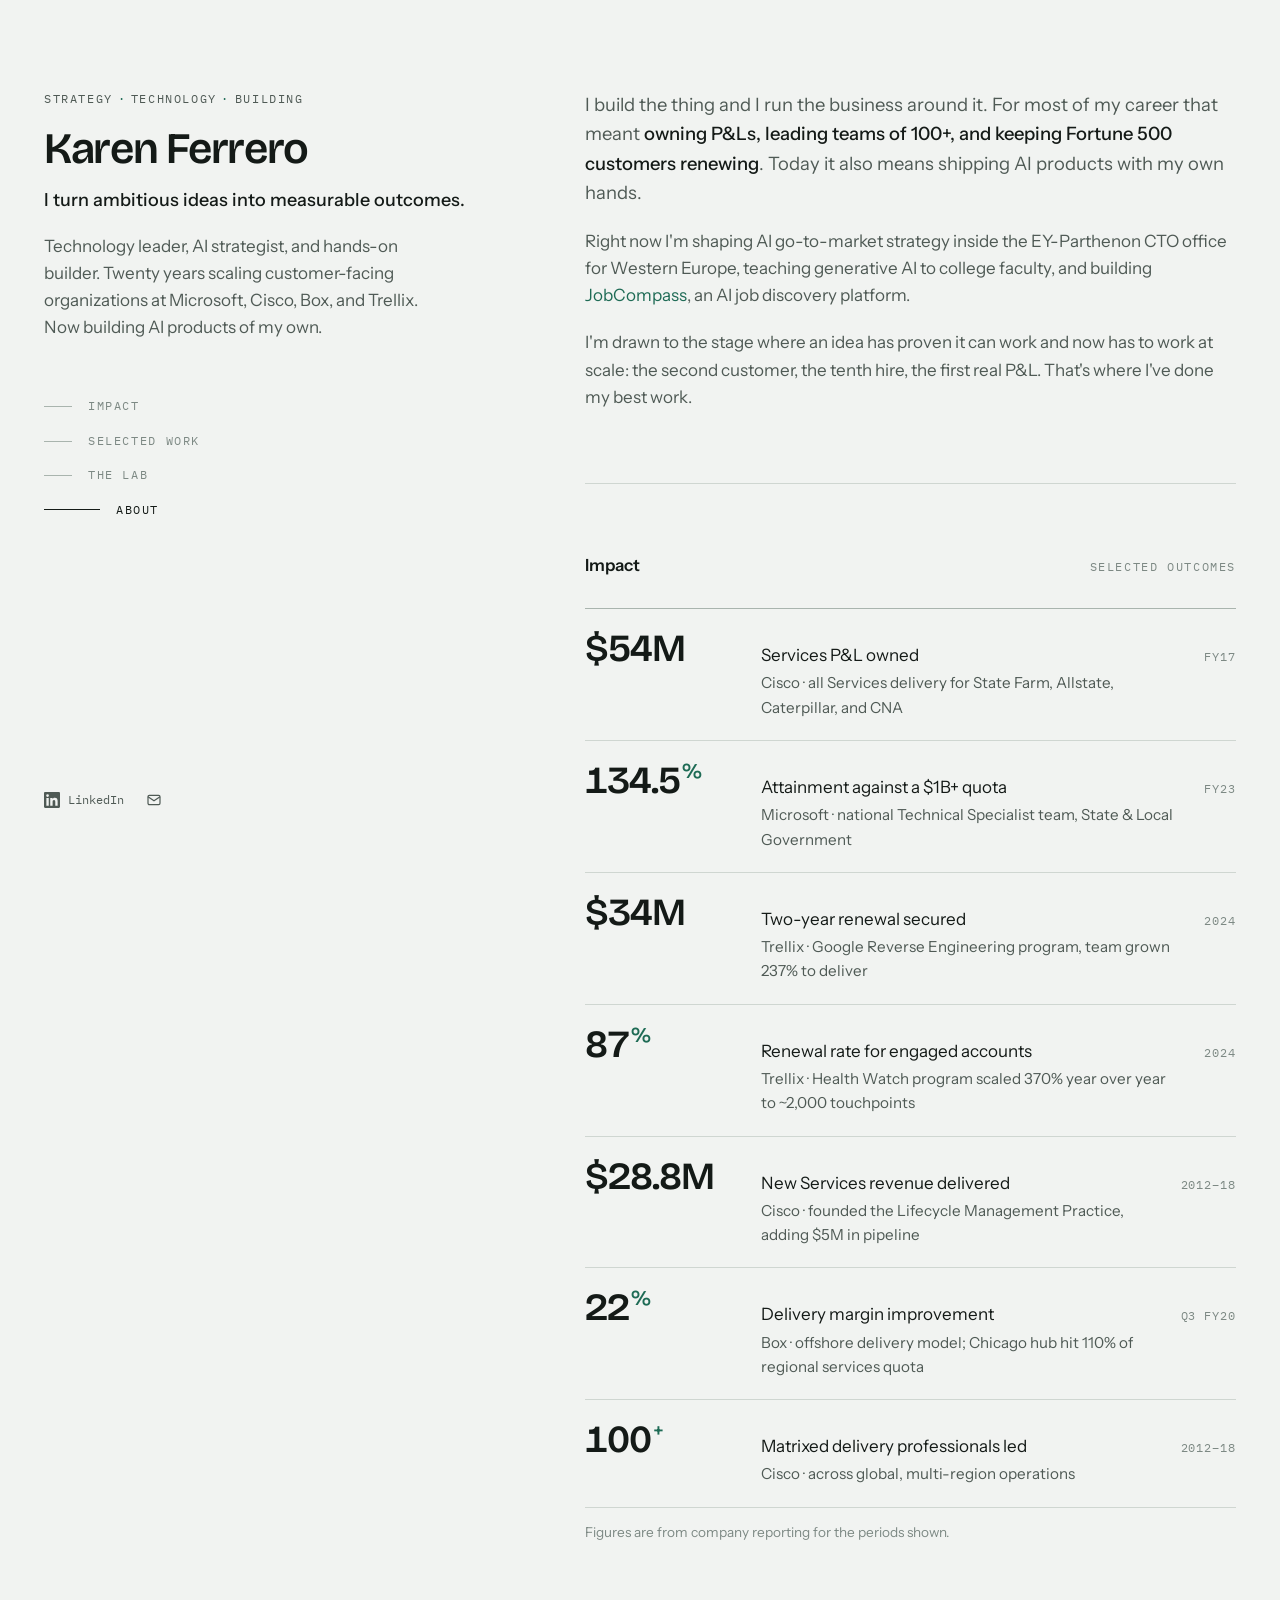
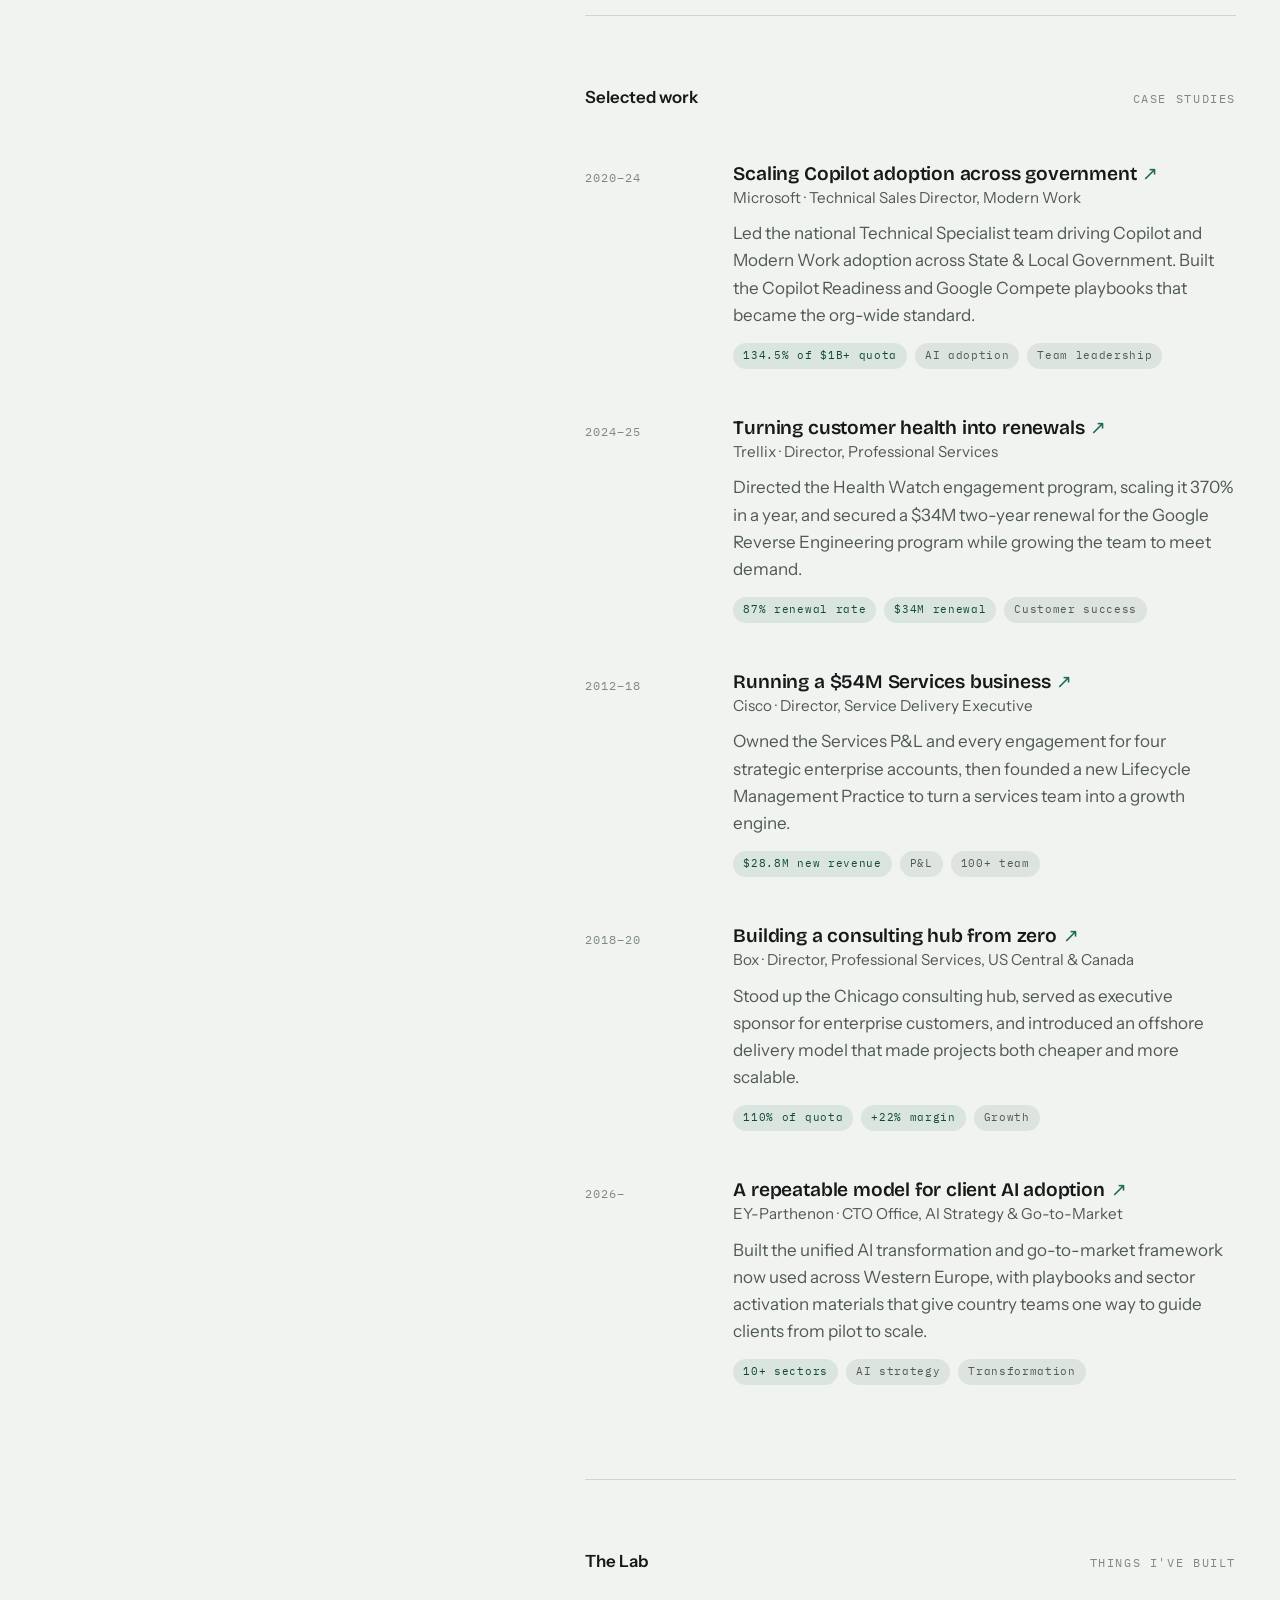
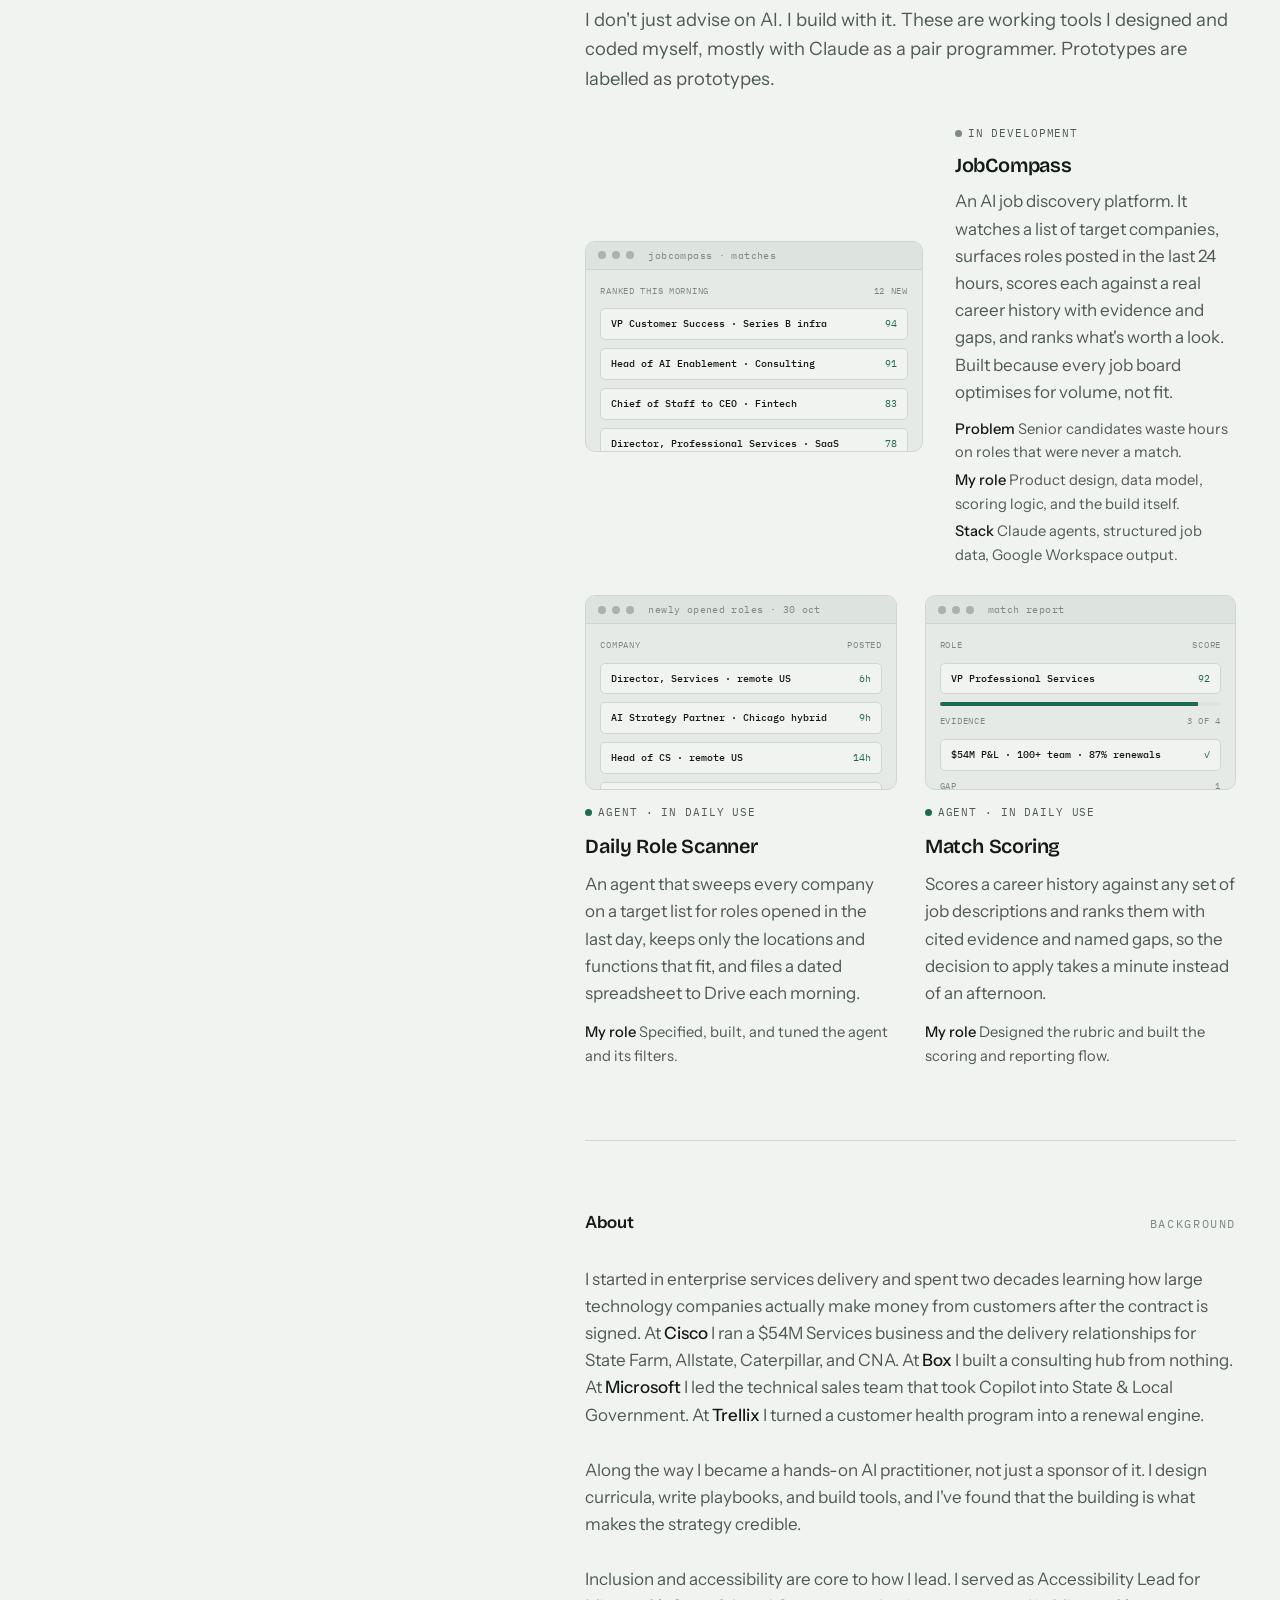
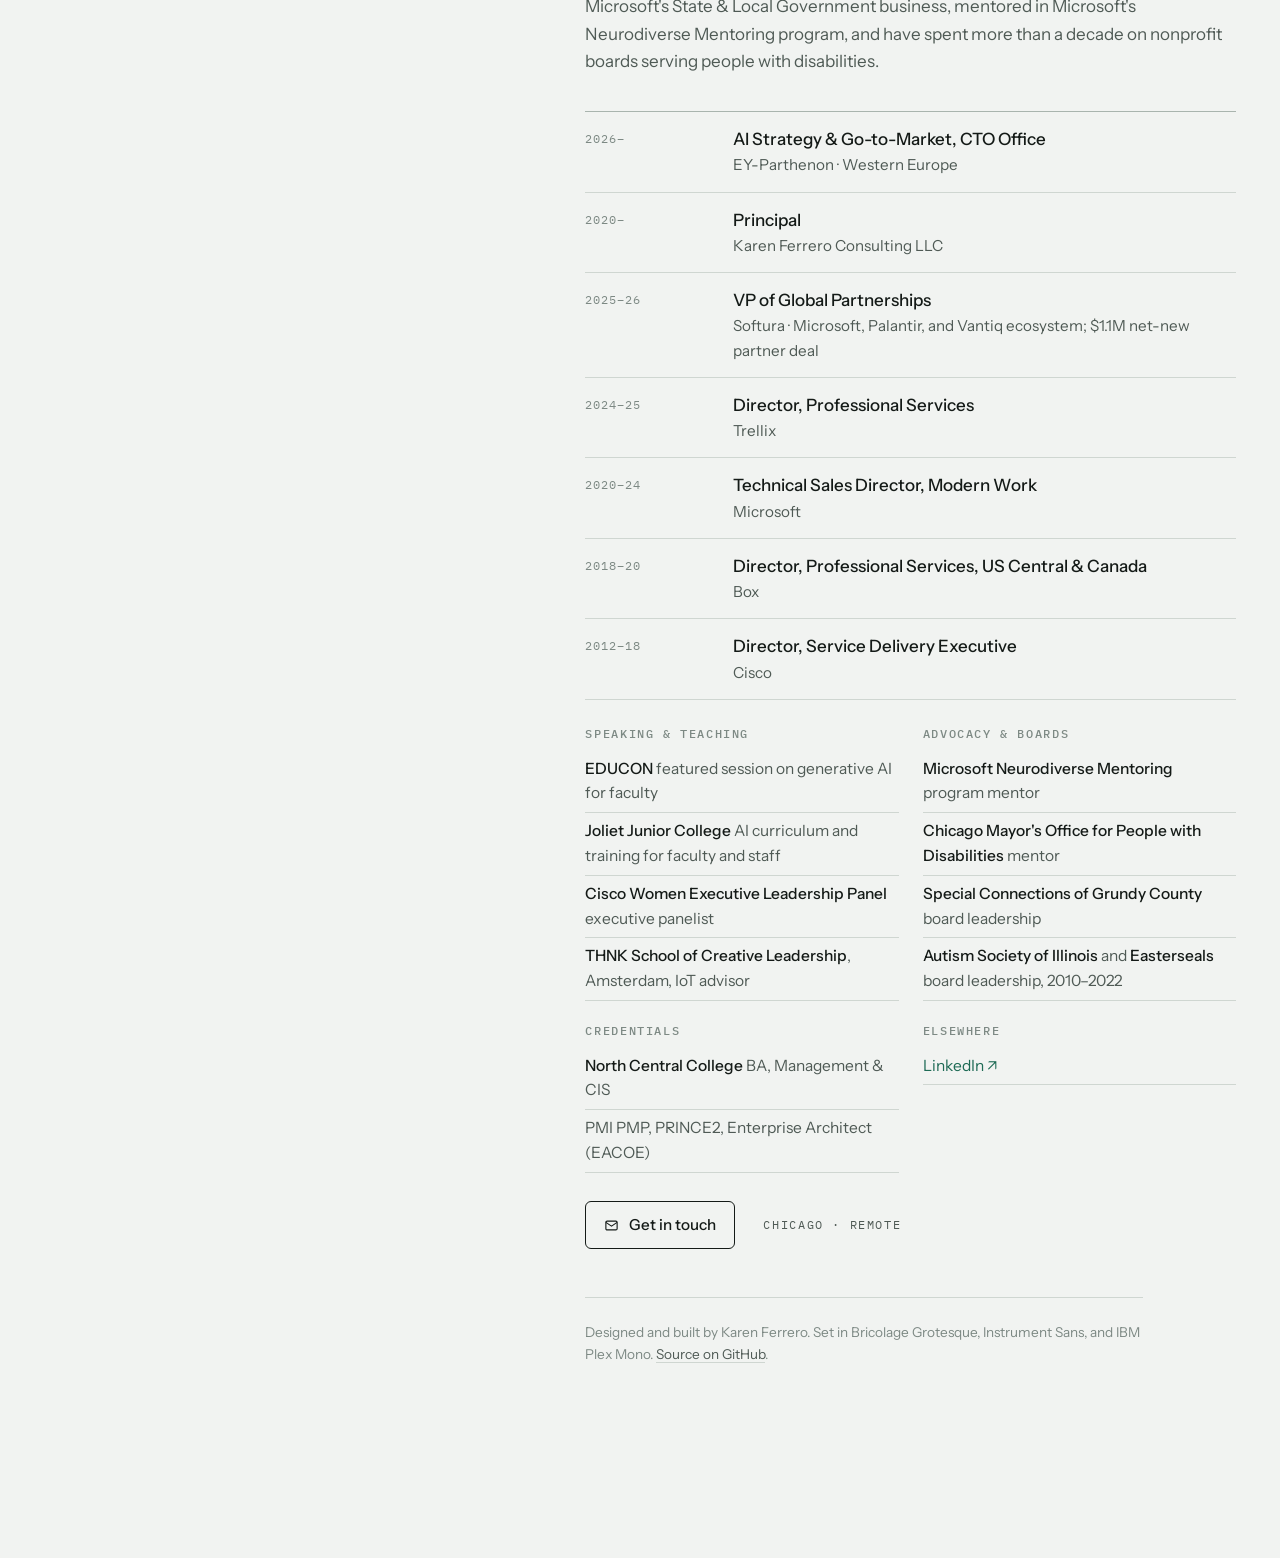
<file: index.html>
<!doctype html>
<html lang="en">
<head>
  <meta charset="utf-8">
  <meta name="viewport" content="width=device-width, initial-scale=1, viewport-fit=cover">
  <title>Karen Ferrero</title>
  <meta name="description" content="Karen Ferrero is a technology leader, AI strategist, and hands-on builder. Enterprise impact at Microsoft, Cisco, Box, and Trellix, plus AI products built from scratch.">
  <meta property="og:title" content="Karen Ferrero">
  <meta property="og:description" content="Technology leader, AI strategist, and hands-on builder. I turn ambitious ideas into measurable outcomes.">
  <meta property="og:type" content="website">
  <meta property="og:url" content="https://karenferrero.com/">
  <link rel="preconnect" href="https://fonts.googleapis.com">
  <link rel="preconnect" href="https://fonts.gstatic.com" crossorigin>
  <link rel="stylesheet" href="https://fonts.googleapis.com/css2?family=Bricolage+Grotesque:opsz,wght@12..96,500;12..96,600&family=IBM+Plex+Mono:wght@400;500&family=Instrument+Sans:ital,wght@0,400;0,500;0,600;1,400&display=swap">
  <link rel="stylesheet" href="css/site.css">
</head>
<body>
<div class="shell">

  <header class="rail">
    <div>
      <p class="eyebrow">Strategy<span class="dot">·</span>Technology<span class="dot">·</span>Building</p>
      <h1>Karen Ferrero</h1>
      <p class="role">I turn ambitious ideas into measurable outcomes.</p>
      <p class="thesis">Technology leader, AI strategist, and hands-on builder. Twenty years scaling customer-facing organizations at Microsoft, Cisco, Box, and Trellix. Now building AI products of my own.</p>

      <nav class="rail-nav" aria-label="Sections">
        <a href="#impact">Impact</a>
        <a href="#work">Selected work</a>
        <a href="#lab">The Lab</a>
        <a href="#about">About</a>
      </nav>
      <nav class="mobile-nav" aria-label="Sections">
        <a href="#impact">Impact</a>
        <a href="#work">Selected work</a>
        <a href="#lab">The Lab</a>
        <a href="#about">About</a>
      </nav>
    </div>

    <div class="rail-foot">
      <a href="https://www.linkedin.com/in/kferrero" target="_blank" rel="noopener">
        <svg viewBox="0 0 24 24" fill="currentColor" aria-hidden="true"><path d="M20.45 20.45h-3.55v-5.57c0-1.33-.03-3.04-1.85-3.04-1.85 0-2.14 1.45-2.14 2.94v5.67H9.36V9h3.41v1.56h.05c.47-.9 1.63-1.85 3.36-1.85 3.6 0 4.27 2.37 4.27 5.45v6.29zM5.34 7.43a2.06 2.06 0 1 1 0-4.12 2.06 2.06 0 0 1 0 4.12zM7.12 20.45H3.56V9h3.56v11.45zM22.22 0H1.77C.79 0 0 .77 0 1.72v20.56C0 23.23.79 24 1.77 24h20.45c.98 0 1.78-.77 1.78-1.72V1.72C24 .77 23.2 0 22.22 0z"/></svg>
        LinkedIn
      </a>
      <a href="mailto:karenferrero@gmail.com" aria-label="Email Karen" title="Email">
        <svg viewBox="0 0 24 24" fill="none" stroke="currentColor" stroke-width="1.8" aria-hidden="true"><rect x="3" y="5" width="18" height="14" rx="2"/><path d="m3 7 9 6 9-6"/></svg>
      </a>
    </div>
  </header>

  <main class="main">

    <section class="section" id="now" aria-labelledby="now-h">
      <div class="now">
        <h2 id="now-h" class="sr-only">Now</h2>
        <p class="lede">I build the thing and I run the business around it. For most of my career that meant <strong>owning P&amp;Ls, leading teams of 100+, and keeping Fortune 500 customers renewing</strong>. Today it also means shipping AI products with my own hands.</p>
        <p>Right now I'm shaping AI go-to-market strategy inside the EY-Parthenon CTO office for Western Europe, teaching generative AI to college faculty, and building <a class="link" href="#lab">JobCompass</a>, an AI job discovery platform.</p>
        <p>I'm drawn to the stage where an idea has proven it can work and now has to work at scale: the second customer, the tenth hire, the first real P&amp;L. That's where I've done my best work.</p>
      </div>
    </section>

    <section class="section" id="impact" aria-labelledby="impact-h">
      <div class="section-head">
        <h2 id="impact-h">Impact</h2>
        <p class="eyebrow">Selected outcomes</p>
      </div>
      <div class="ledger">
        <div class="ledger-row">
          <div class="figure num">$54M</div>
          <div class="what">Services P&amp;L owned<span>Cisco · all Services delivery for State Farm, Allstate, Caterpillar, and CNA</span></div>
          <div class="period">FY17</div>
        </div>
        <div class="ledger-row">
          <div class="figure num">134.5<sup>%</sup></div>
          <div class="what">Attainment against a $1B+ quota<span>Microsoft · national Technical Specialist team, State &amp; Local Government</span></div>
          <div class="period">FY23</div>
        </div>
        <div class="ledger-row">
          <div class="figure num">$34M</div>
          <div class="what">Two-year renewal secured<span>Trellix · Google Reverse Engineering program, team grown 237% to deliver</span></div>
          <div class="period">2024</div>
        </div>
        <div class="ledger-row">
          <div class="figure num">87<sup>%</sup></div>
          <div class="what">Renewal rate for engaged accounts<span>Trellix · Health Watch program scaled 370% year over year to ~2,000 touchpoints</span></div>
          <div class="period">2024</div>
        </div>
        <div class="ledger-row">
          <div class="figure num">$28.8M</div>
          <div class="what">New Services revenue delivered<span>Cisco · founded the Lifecycle Management Practice, adding $5M in pipeline</span></div>
          <div class="period">2012–18</div>
        </div>
        <div class="ledger-row">
          <div class="figure num">22<sup>%</sup></div>
          <div class="what">Delivery margin improvement<span>Box · offshore delivery model; Chicago hub hit 110% of regional services quota</span></div>
          <div class="period">Q3 FY20</div>
        </div>
        <div class="ledger-row">
          <div class="figure num">100<sup>+</sup></div>
          <div class="what">Matrixed delivery professionals led<span>Cisco · across global, multi-region operations</span></div>
          <div class="period">2012–18</div>
        </div>
      </div>
      <p class="ledger-note">Figures are from company reporting for the periods shown.</p>
    </section>

    <section class="section" id="work" aria-labelledby="work-h">
      <div class="section-head">
        <h2 id="work-h">Selected work</h2>
        <p class="eyebrow">Case studies</p>
      </div>
      <div class="work-list">

        <article class="work-item">
          <div class="period">2020–24</div>
          <div>
            <h3><a href="work/microsoft-copilot.html">Scaling Copilot adoption across government<span class="arrow">↗</span></a></h3>
            <div class="org">Microsoft · Technical Sales Director, Modern Work</div>
            <p>Led the national Technical Specialist team driving Copilot and Modern Work adoption across State &amp; Local Government. Built the Copilot Readiness and Google Compete playbooks that became the org-wide standard.</p>
            <div class="tags"><span class="tag">134.5% of $1B+ quota</span><span class="tag neutral">AI adoption</span><span class="tag neutral">Team leadership</span></div>
          </div>
        </article>

        <article class="work-item">
          <div class="period">2024–25</div>
          <div>
            <h3><a href="work/trellix-health-watch.html">Turning customer health into renewals<span class="arrow">↗</span></a></h3>
            <div class="org">Trellix · Director, Professional Services</div>
            <p>Directed the Health Watch engagement program, scaling it 370% in a year, and secured a $34M two-year renewal for the Google Reverse Engineering program while growing the team to meet demand.</p>
            <div class="tags"><span class="tag">87% renewal rate</span><span class="tag">$34M renewal</span><span class="tag neutral">Customer success</span></div>
          </div>
        </article>

        <article class="work-item">
          <div class="period">2012–18</div>
          <div>
            <h3><a href="work/cisco-services.html">Running a $54M Services business<span class="arrow">↗</span></a></h3>
            <div class="org">Cisco · Director, Service Delivery Executive</div>
            <p>Owned the Services P&amp;L and every engagement for four strategic enterprise accounts, then founded a new Lifecycle Management Practice to turn a services team into a growth engine.</p>
            <div class="tags"><span class="tag">$28.8M new revenue</span><span class="tag neutral">P&amp;L</span><span class="tag neutral">100+ team</span></div>
          </div>
        </article>

        <article class="work-item">
          <div class="period">2018–20</div>
          <div>
            <h3><a href="work/box-chicago-hub.html">Building a consulting hub from zero<span class="arrow">↗</span></a></h3>
            <div class="org">Box · Director, Professional Services, US Central &amp; Canada</div>
            <p>Stood up the Chicago consulting hub, served as executive sponsor for enterprise customers, and introduced an offshore delivery model that made projects both cheaper and more scalable.</p>
            <div class="tags"><span class="tag">110% of quota</span><span class="tag">+22% margin</span><span class="tag neutral">Growth</span></div>
          </div>
        </article>

        <article class="work-item">
          <div class="period">2026–</div>
          <div>
            <h3><a href="work/ey-ai-framework.html">A repeatable model for client AI adoption<span class="arrow">↗</span></a></h3>
            <div class="org">EY-Parthenon · CTO Office, AI Strategy &amp; Go-to-Market</div>
            <p>Built the unified AI transformation and go-to-market framework now used across Western Europe, with playbooks and sector activation materials that give country teams one way to guide clients from pilot to scale.</p>
            <div class="tags"><span class="tag">10+ sectors</span><span class="tag neutral">AI strategy</span><span class="tag neutral">Transformation</span></div>
          </div>
        </article>

      </div>
    </section>

    <section class="section" id="lab" aria-labelledby="lab-h">
      <div class="section-head">
        <h2 id="lab-h">The Lab</h2>
        <p class="eyebrow">Things I've built</p>
      </div>
      <p class="lede" style="margin-bottom:32px">I don't just advise on AI. I build with it. These are working tools I designed and coded myself, mostly with Claude as a pair programmer. Prototypes are labelled as prototypes.</p>

      <div class="lab-grid">

        <article class="lab-item featured">
          <div class="screen" role="img" aria-label="JobCompass interface: ranked roles with match scores">
            <div class="bar"><i></i><i></i><i></i><span>jobcompass · matches</span></div>
            <div class="ui">
              <div class="head"><span>Ranked this morning</span><span>12 new</span></div>
              <div class="row"><b>VP Customer Success · Series B infra</b><em>94</em></div>
              <div class="row"><b>Head of AI Enablement · Consulting</b><em>91</em></div>
              <div class="row"><b>Chief of Staff to CEO · Fintech</b><em>83</em></div>
              <div class="row"><b>Director, Professional Services · SaaS</b><em>78</em></div>
              <div class="head"><span>Fit</span><span>evidence · gaps</span></div>
              <div class="meter"><i style="width:94%"></i></div>
              <div class="meter"><i style="width:91%"></i></div>
              <div class="meter"><i style="width:83%"></i></div>
            </div>
          </div>
          <div class="lab-item" style="gap:12px">
            <span class="status proto">In development</span>
            <h3>JobCompass</h3>
            <p>An AI job discovery platform. It watches a list of target companies, surfaces roles posted in the last 24 hours, scores each against a real career history with evidence and gaps, and ranks what's worth a look. Built because every job board optimises for volume, not fit.</p>
            <div class="meta">
              <div><b>Problem</b> Senior candidates waste hours on roles that were never a match.</div>
              <div><b>My role</b> Product design, data model, scoring logic, and the build itself.</div>
              <div><b>Stack</b> Claude agents, structured job data, Google Workspace output.</div>
            </div>
          </div>
        </article>

        <article class="lab-item">
          <div class="screen" role="img" aria-label="Daily role scanner output: a spreadsheet of newly posted roles">
            <div class="bar"><i></i><i></i><i></i><span>newly opened roles · 30 oct</span></div>
            <div class="ui">
              <div class="head"><span>Company</span><span>Posted</span></div>
              <div class="row"><b>Director, Services · remote US</b><em>6h</em></div>
              <div class="row"><b>AI Strategy Partner · Chicago hybrid</b><em>9h</em></div>
              <div class="row"><b>Head of CS · remote US</b><em>14h</em></div>
              <div class="row"><b>GTM Lead, AI · remote US</b><em>21h</em></div>
            </div>
          </div>
          <span class="status">Agent · in daily use</span>
          <h3>Daily Role Scanner</h3>
          <p>An agent that sweeps every company on a target list for roles opened in the last day, keeps only the locations and functions that fit, and files a dated spreadsheet to Drive each morning.</p>
          <div class="meta"><div><b>My role</b> Specified, built, and tuned the agent and its filters.</div></div>
        </article>

        <article class="lab-item">
          <div class="screen" role="img" aria-label="Match scoring report with scores, evidence, and gaps">
            <div class="bar"><i></i><i></i><i></i><span>match report</span></div>
            <div class="ui">
              <div class="head"><span>Role</span><span>Score</span></div>
              <div class="row"><b>VP Professional Services</b><em>92</em></div>
              <div class="meter"><i style="width:92%"></i></div>
              <div class="head"><span>Evidence</span><span>3 of 4</span></div>
              <div class="row"><b>$54M P&amp;L · 100+ team · 87% renewals</b><em>✓</em></div>
              <div class="head"><span>Gap</span><span>1</span></div>
              <div class="row"><b>Public-company reporting cadence</b><em>–</em></div>
            </div>
          </div>
          <span class="status">Agent · in daily use</span>
          <h3>Match Scoring</h3>
          <p>Scores a career history against any set of job descriptions and ranks them with cited evidence and named gaps, so the decision to apply takes a minute instead of an afternoon.</p>
          <div class="meta"><div><b>My role</b> Designed the rubric and built the scoring and reporting flow.</div></div>
        </article>

      </div>
    </section>

    <section class="section" id="about" aria-labelledby="about-h">
      <div class="section-head">
        <h2 id="about-h">About</h2>
        <p class="eyebrow">Background</p>
      </div>
      <div class="about">
        <p>I started in enterprise services delivery and spent two decades learning how large technology companies actually make money from customers after the contract is signed. At <strong>Cisco</strong> I ran a $54M Services business and the delivery relationships for State Farm, Allstate, Caterpillar, and CNA. At <strong>Box</strong> I built a consulting hub from nothing. At <strong>Microsoft</strong> I led the technical sales team that took Copilot into State &amp; Local Government. At <strong>Trellix</strong> I turned a customer health program into a renewal engine.</p>
        <p>Along the way I became a hands-on AI practitioner, not just a sponsor of it. I design curricula, write playbooks, and build tools, and I've found that the building is what makes the strategy credible.</p>
        <p>Inclusion and accessibility are core to how I lead. I served as Accessibility Lead for Microsoft's State &amp; Local Government business, mentored in Microsoft's Neurodiverse Mentoring program, and have spent more than a decade on nonprofit boards serving people with disabilities.</p>

        <ul class="timeline" aria-label="Career timeline">
          <li><span class="period">2026–</span><span class="role">AI Strategy &amp; Go-to-Market, CTO Office<span>EY-Parthenon · Western Europe</span></span></li>
          <li><span class="period">2020–</span><span class="role">Principal<span>Karen Ferrero Consulting LLC</span></span></li>
          <li><span class="period">2025–26</span><span class="role">VP of Global Partnerships<span>Softura · Microsoft, Palantir, and Vantiq ecosystem; $1.1M net-new partner deal</span></span></li>
          <li><span class="period">2024–25</span><span class="role">Director, Professional Services<span>Trellix</span></span></li>
          <li><span class="period">2020–24</span><span class="role">Technical Sales Director, Modern Work<span>Microsoft</span></span></li>
          <li><span class="period">2018–20</span><span class="role">Director, Professional Services, US Central &amp; Canada<span>Box</span></span></li>
          <li><span class="period">2012–18</span><span class="role">Director, Service Delivery Executive<span>Cisco</span></span></li>
        </ul>

        <div class="facts">
          <div>
            <h3>Speaking &amp; teaching</h3>
            <ul>
              <li><b>EDUCON</b> featured session on generative AI for faculty</li>
              <li><b>Joliet Junior College</b> AI curriculum and training for faculty and staff</li>
              <li><b>Cisco Women Executive Leadership Panel</b> executive panelist</li>
              <li><b>THNK School of Creative Leadership</b>, Amsterdam, IoT advisor</li>
            </ul>
          </div>
          <div>
            <h3>Advocacy &amp; boards</h3>
            <ul>
              <li><b>Microsoft Neurodiverse Mentoring</b> program mentor</li>
              <li><b>Chicago Mayor's Office for People with Disabilities</b> mentor</li>
              <li><b>Special Connections of Grundy County</b> board leadership</li>
              <li><b>Autism Society of Illinois</b> and <b>Easterseals</b> board leadership, 2010–2022</li>
            </ul>
          </div>
          <div>
            <h3>Credentials</h3>
            <ul>
              <li><b>North Central College</b> BA, Management &amp; CIS</li>
              <li>PMI PMP, PRINCE2, Enterprise Architect (EACOE)</li>
            </ul>
          </div>
          <div>
            <h3>Elsewhere</h3>
            <ul>
              <li><a class="link" href="https://www.linkedin.com/in/kferrero" target="_blank" rel="noopener">LinkedIn <span class="arrow">↗</span></a></li>
            </ul>
          </div>
        </div>

        <div class="cta-row">
          <a class="btn" href="mailto:karenferrero@gmail.com">
            <svg viewBox="0 0 24 24" fill="none" stroke="currentColor" stroke-width="1.8" aria-hidden="true"><rect x="3" y="5" width="18" height="14" rx="2"/><path d="m3 7 9 6 9-6"/></svg>
            Get in touch
          </a>
          <span class="eyebrow">Chicago · Remote</span>
        </div>
      </div>

      <p class="colophon">Designed and built by Karen Ferrero. Set in Bricolage Grotesque, Instrument Sans, and IBM Plex Mono. <a href="https://github.com/karenferrero/Kfwebsite-test" target="_blank" rel="noopener">Source on GitHub</a>.</p>
    </section>

  </main>
</div>
<script src="js/site.js"></script>
</body>
</html>
</file>
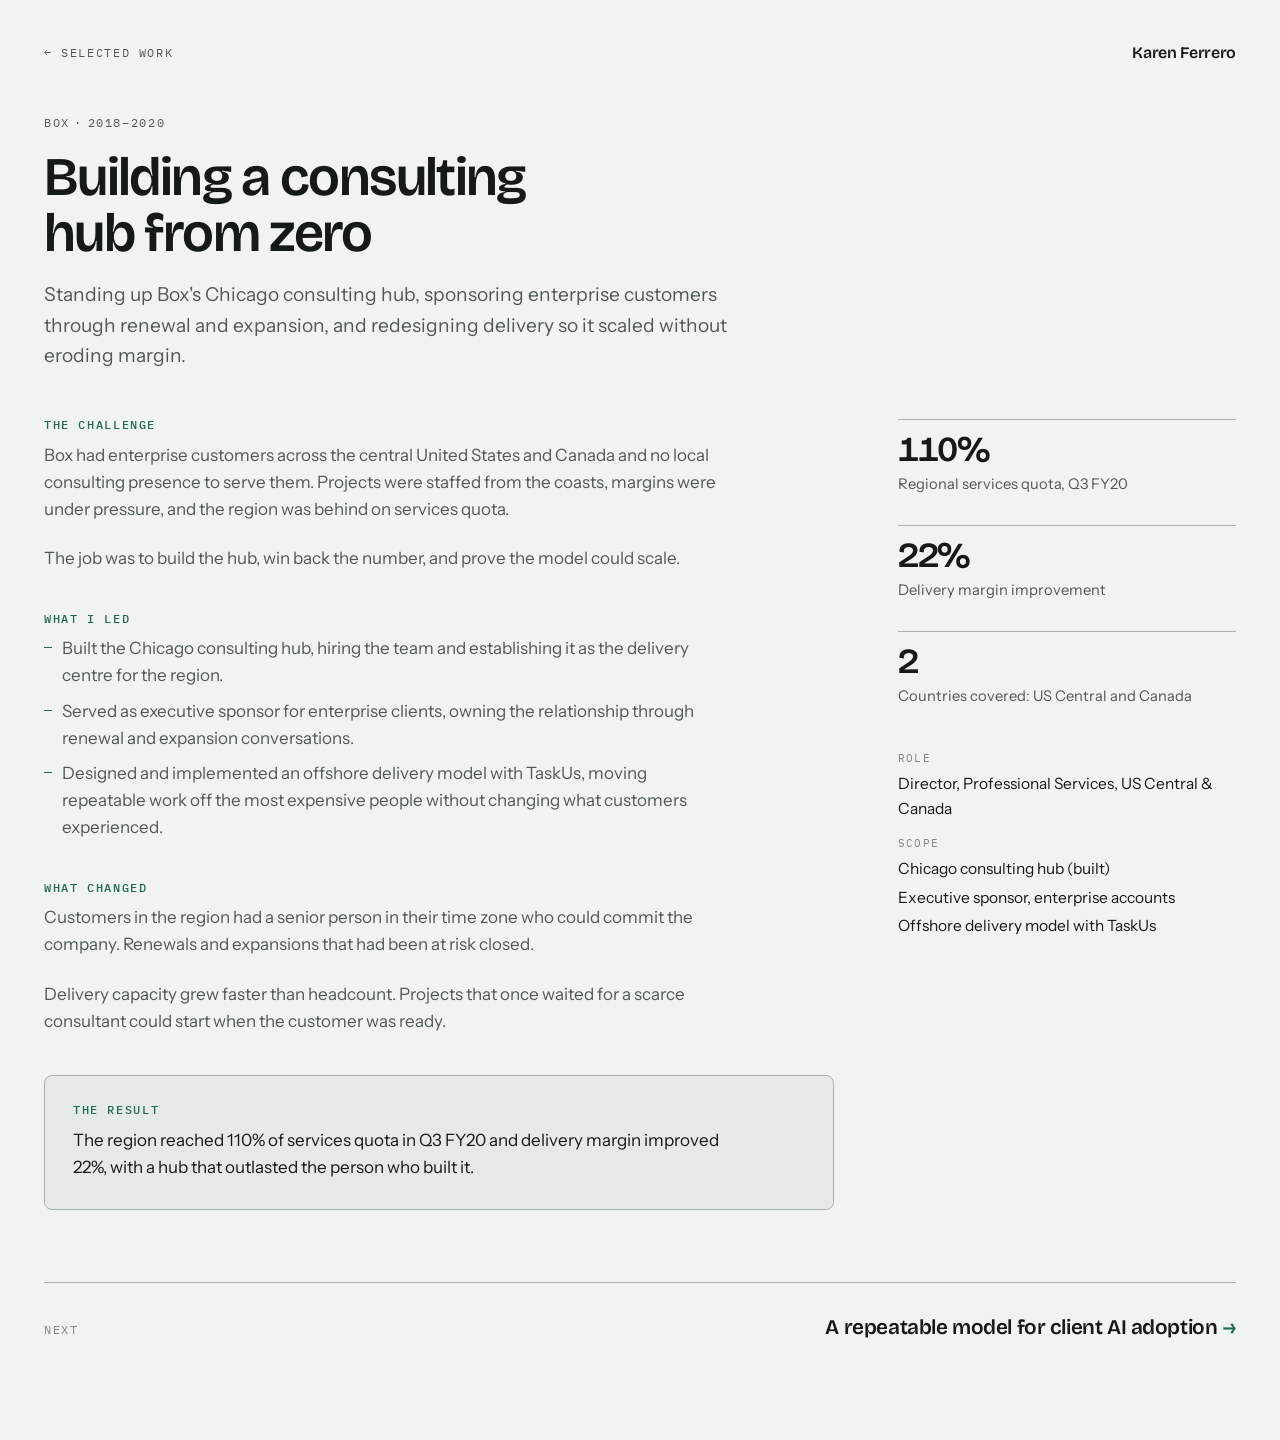
<file: work/box-chicago-hub.html>
<!doctype html>
<html lang="en">
<head>
  <meta charset="utf-8">
  <meta name="viewport" content="width=device-width, initial-scale=1, viewport-fit=cover">
  <title>Building a consulting hub from zero · Karen Ferrero</title>
  <meta name="description" content="Standing up Box&#x27;s Chicago consulting hub, sponsoring enterprise customers through renewal and expansion, and redesigning delivery so it scaled without eroding margin.">
  <meta property="og:title" content="Building a consulting hub from zero · Karen Ferrero">
  <meta property="og:description" content="Standing up Box&#x27;s Chicago consulting hub, sponsoring enterprise customers through renewal and expansion, and redesigning delivery so it scaled without eroding margin.">
  <meta property="og:type" content="article">
  <link rel="preconnect" href="https://fonts.googleapis.com">
  <link rel="preconnect" href="https://fonts.gstatic.com" crossorigin>
  <link rel="stylesheet" href="https://fonts.googleapis.com/css2?family=Bricolage+Grotesque:opsz,wght@12..96,500;12..96,600&family=IBM+Plex+Mono:wght@400;500&family=Instrument+Sans:ital,wght@0,400;0,500;0,600;1,400&display=swap">
  <link rel="stylesheet" href="../css/site.css">
</head>
<body>
<div class="case">
  <nav class="case-top" aria-label="Site">
    <a class="home" href="../index.html#work">← Selected work</a>
    <a class="wordmark" href="../index.html">Karen Ferrero</a>
  </nav>

  <header class="case-head">
    <p class="eyebrow">Box<span class="dot">·</span>2018–2020</p>
    <h1>Building a consulting hub from zero</h1>
    <p class="lede">Standing up Box&#x27;s Chicago consulting hub, sponsoring enterprise customers through renewal and expansion, and redesigning delivery so it scaled without eroding margin.</p>
  </header>

  <div class="case-grid">
    <div class="case-body">
      <section>
        <h2>The challenge</h2>
        <p>Box had enterprise customers across the central United States and Canada and no local consulting presence to serve them. Projects were staffed from the coasts, margins were under pressure, and the region was behind on services quota.</p>
        <p>The job was to build the hub, win back the number, and prove the model could scale.</p>
      </section>
      <section>
        <h2>What I led</h2>
        <ul>
          <li>Built the Chicago consulting hub, hiring the team and establishing it as the delivery centre for the region.</li>
          <li>Served as executive sponsor for enterprise clients, owning the relationship through renewal and expansion conversations.</li>
          <li>Designed and implemented an offshore delivery model with TaskUs, moving repeatable work off the most expensive people without changing what customers experienced.</li>
        </ul>
      </section>
      <section>
        <h2>What changed</h2>
        <p>Customers in the region had a senior person in their time zone who could commit the company. Renewals and expansions that had been at risk closed.</p>
        <p>Delivery capacity grew faster than headcount. Projects that once waited for a scarce consultant could start when the customer was ready.</p>
      </section>
      <section class="result">
        <h2>The result</h2>
        <p>The region reached 110% of services quota in Q3 FY20 and delivery margin improved 22%, with a hub that outlasted the person who built it.</p>
      </section>
    </div>

    <aside class="case-aside" aria-label="At a glance">
      <div class="metric"><div class="figure num">110%</div><div class="what">Regional services quota, Q3 FY20</div></div>
      <div class="metric"><div class="figure num">22%</div><div class="what">Delivery margin improvement</div></div>
      <div class="metric"><div class="figure num">2</div><div class="what">Countries covered: US Central and Canada</div></div>
      <dl class="meta">
        <dt>Role</dt><dd>Director, Professional Services, US Central &amp; Canada</dd>
        <dt>Scope</dt><dd>Chicago consulting hub (built)</dd><dd>Executive sponsor, enterprise accounts</dd><dd>Offshore delivery model with TaskUs</dd>
      </dl>
    </aside>
  </div>

  <nav class="case-next" aria-label="Next case study">
    <span class="eyebrow">Next</span>
    <a class="next" href="ey-ai-framework.html">A repeatable model for client AI adoption<span class="arrow">→</span></a>
  </nav>
</div>
</body>
</html>
</file>
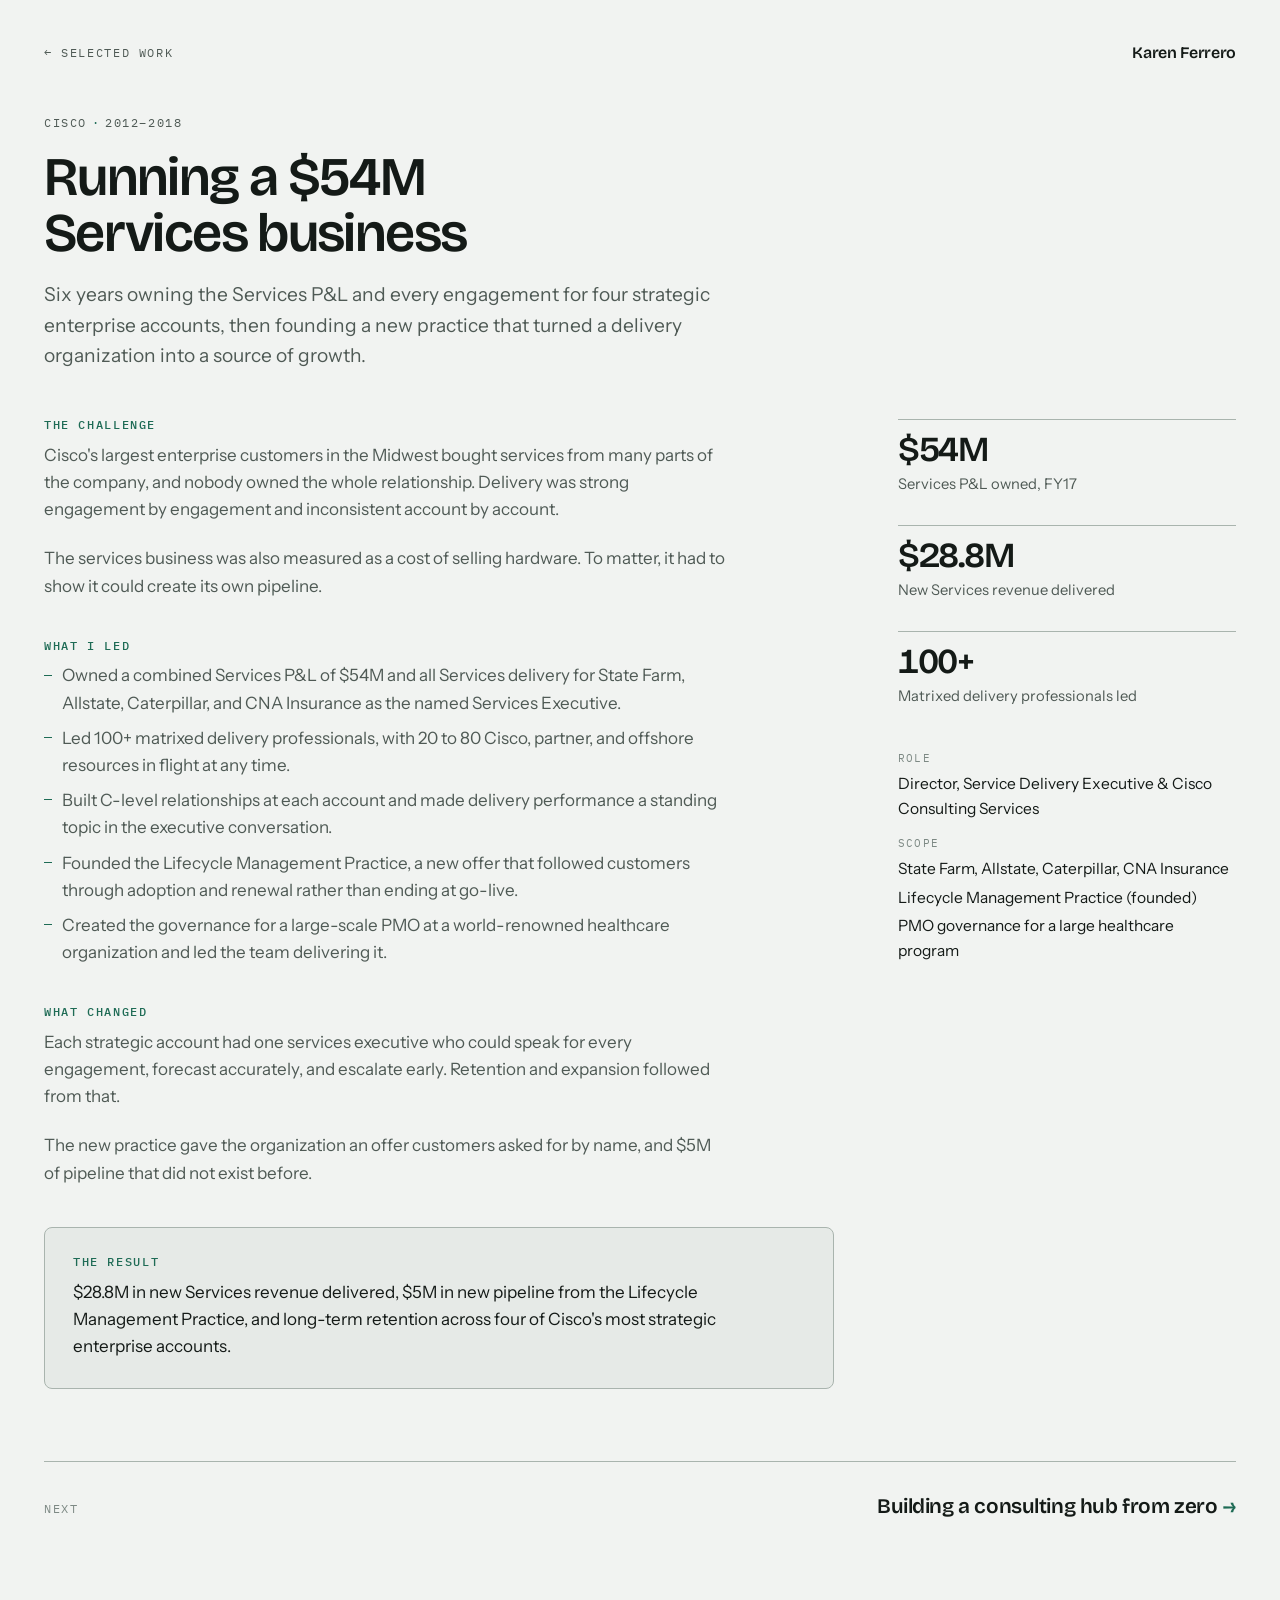
<file: work/cisco-services.html>
<!doctype html>
<html lang="en">
<head>
  <meta charset="utf-8">
  <meta name="viewport" content="width=device-width, initial-scale=1, viewport-fit=cover">
  <title>Running a $54M Services business · Karen Ferrero</title>
  <meta name="description" content="Six years owning the Services P&amp;L and every engagement for four strategic enterprise accounts, then founding a new practice that turned a delivery organization into a source of growth.">
  <meta property="og:title" content="Running a $54M Services business · Karen Ferrero">
  <meta property="og:description" content="Six years owning the Services P&amp;L and every engagement for four strategic enterprise accounts, then founding a new practice that turned a delivery organization into a source of growth.">
  <meta property="og:type" content="article">
  <link rel="preconnect" href="https://fonts.googleapis.com">
  <link rel="preconnect" href="https://fonts.gstatic.com" crossorigin>
  <link rel="stylesheet" href="https://fonts.googleapis.com/css2?family=Bricolage+Grotesque:opsz,wght@12..96,500;12..96,600&family=IBM+Plex+Mono:wght@400;500&family=Instrument+Sans:ital,wght@0,400;0,500;0,600;1,400&display=swap">
  <link rel="stylesheet" href="../css/site.css">
</head>
<body>
<div class="case">
  <nav class="case-top" aria-label="Site">
    <a class="home" href="../index.html#work">← Selected work</a>
    <a class="wordmark" href="../index.html">Karen Ferrero</a>
  </nav>

  <header class="case-head">
    <p class="eyebrow">Cisco<span class="dot">·</span>2012–2018</p>
    <h1>Running a $54M Services business</h1>
    <p class="lede">Six years owning the Services P&amp;L and every engagement for four strategic enterprise accounts, then founding a new practice that turned a delivery organization into a source of growth.</p>
  </header>

  <div class="case-grid">
    <div class="case-body">
      <section>
        <h2>The challenge</h2>
        <p>Cisco&#x27;s largest enterprise customers in the Midwest bought services from many parts of the company, and nobody owned the whole relationship. Delivery was strong engagement by engagement and inconsistent account by account.</p>
        <p>The services business was also measured as a cost of selling hardware. To matter, it had to show it could create its own pipeline.</p>
      </section>
      <section>
        <h2>What I led</h2>
        <ul>
          <li>Owned a combined Services P&amp;L of $54M and all Services delivery for State Farm, Allstate, Caterpillar, and CNA Insurance as the named Services Executive.</li>
          <li>Led 100+ matrixed delivery professionals, with 20 to 80 Cisco, partner, and offshore resources in flight at any time.</li>
          <li>Built C-level relationships at each account and made delivery performance a standing topic in the executive conversation.</li>
          <li>Founded the Lifecycle Management Practice, a new offer that followed customers through adoption and renewal rather than ending at go-live.</li>
          <li>Created the governance for a large-scale PMO at a world-renowned healthcare organization and led the team delivering it.</li>
        </ul>
      </section>
      <section>
        <h2>What changed</h2>
        <p>Each strategic account had one services executive who could speak for every engagement, forecast accurately, and escalate early. Retention and expansion followed from that.</p>
        <p>The new practice gave the organization an offer customers asked for by name, and $5M of pipeline that did not exist before.</p>
      </section>
      <section class="result">
        <h2>The result</h2>
        <p>$28.8M in new Services revenue delivered, $5M in new pipeline from the Lifecycle Management Practice, and long-term retention across four of Cisco&#x27;s most strategic enterprise accounts.</p>
      </section>
    </div>

    <aside class="case-aside" aria-label="At a glance">
      <div class="metric"><div class="figure num">$54M</div><div class="what">Services P&amp;L owned, FY17</div></div>
      <div class="metric"><div class="figure num">$28.8M</div><div class="what">New Services revenue delivered</div></div>
      <div class="metric"><div class="figure num">100+</div><div class="what">Matrixed delivery professionals led</div></div>
      <dl class="meta">
        <dt>Role</dt><dd>Director, Service Delivery Executive &amp; Cisco Consulting Services</dd>
        <dt>Scope</dt><dd>State Farm, Allstate, Caterpillar, CNA Insurance</dd><dd>Lifecycle Management Practice (founded)</dd><dd>PMO governance for a large healthcare program</dd>
      </dl>
    </aside>
  </div>

  <nav class="case-next" aria-label="Next case study">
    <span class="eyebrow">Next</span>
    <a class="next" href="box-chicago-hub.html">Building a consulting hub from zero<span class="arrow">→</span></a>
  </nav>
</div>
</body>
</html>
</file>
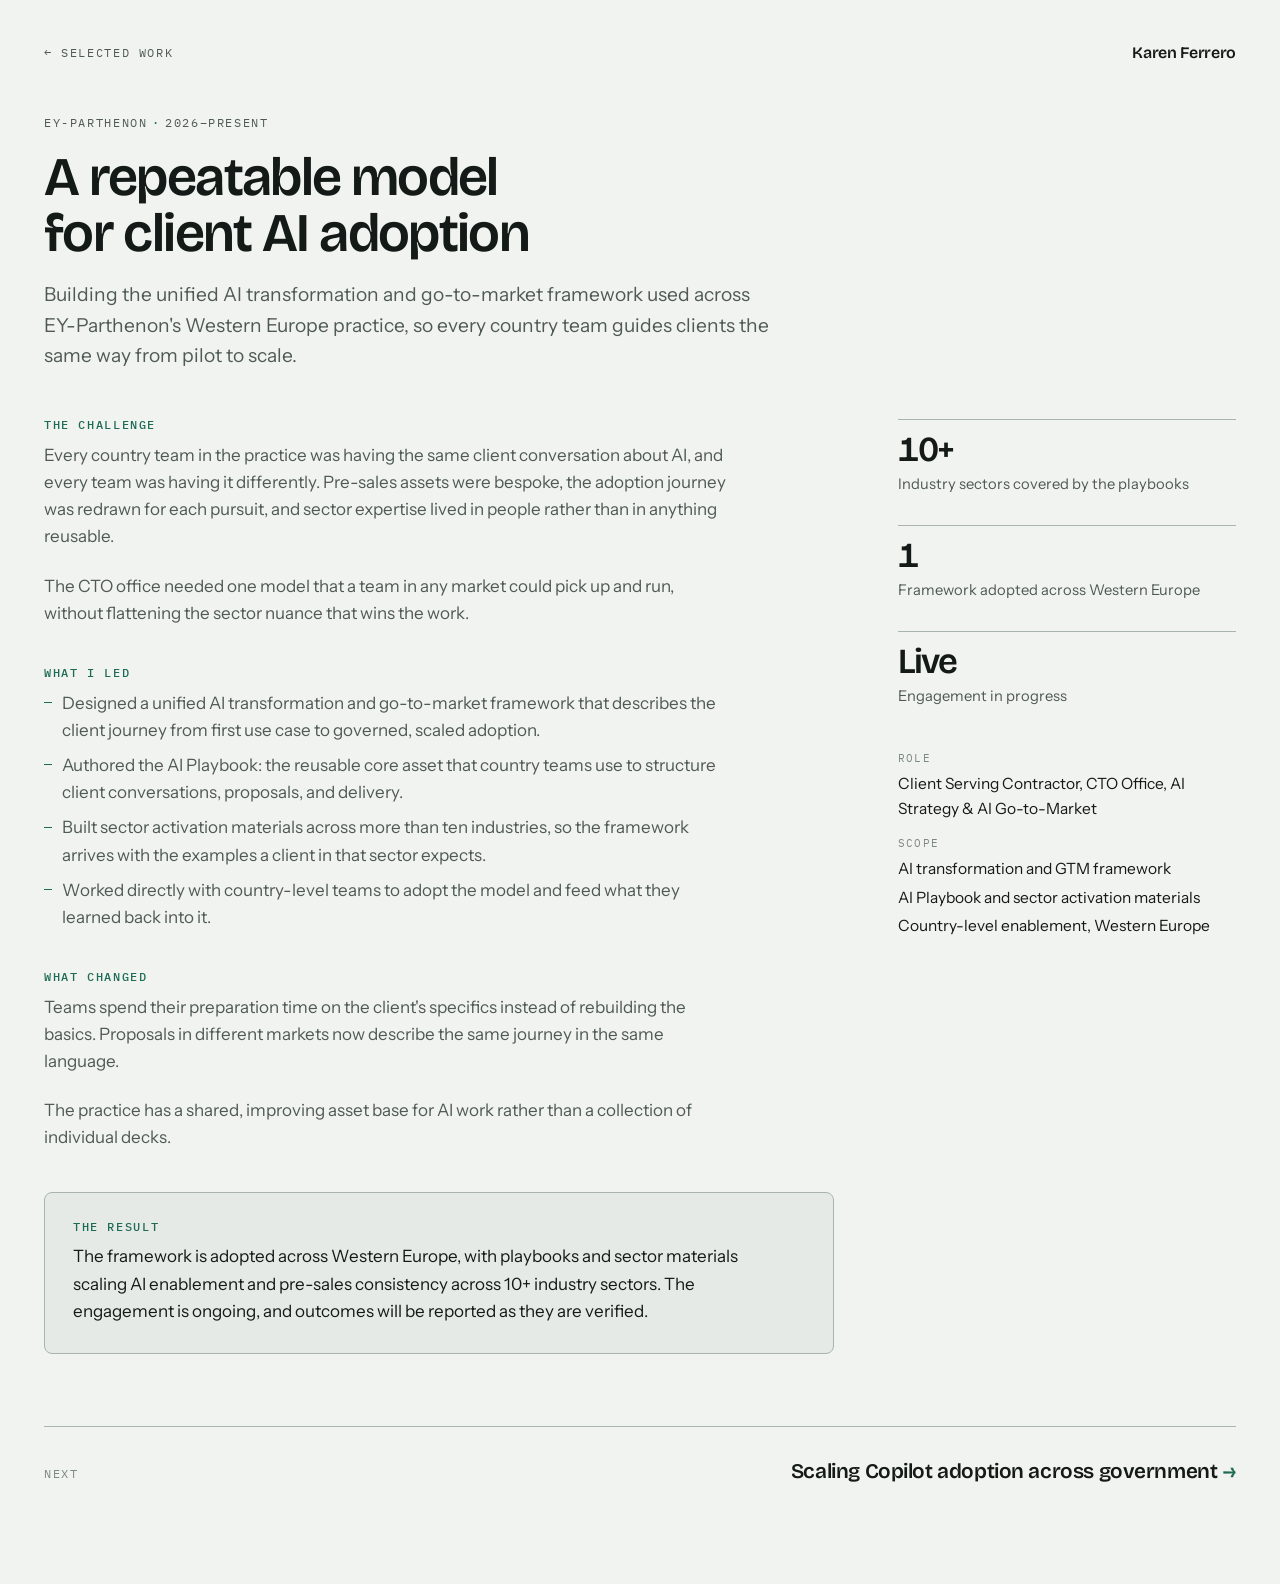
<file: work/ey-ai-framework.html>
<!doctype html>
<html lang="en">
<head>
  <meta charset="utf-8">
  <meta name="viewport" content="width=device-width, initial-scale=1, viewport-fit=cover">
  <title>A repeatable model for client AI adoption · Karen Ferrero</title>
  <meta name="description" content="Building the unified AI transformation and go-to-market framework used across EY-Parthenon&#x27;s Western Europe practice, so every country team guides clients the same way from pilot to scale.">
  <meta property="og:title" content="A repeatable model for client AI adoption · Karen Ferrero">
  <meta property="og:description" content="Building the unified AI transformation and go-to-market framework used across EY-Parthenon&#x27;s Western Europe practice, so every country team guides clients the same way from pilot to scale.">
  <meta property="og:type" content="article">
  <link rel="preconnect" href="https://fonts.googleapis.com">
  <link rel="preconnect" href="https://fonts.gstatic.com" crossorigin>
  <link rel="stylesheet" href="https://fonts.googleapis.com/css2?family=Bricolage+Grotesque:opsz,wght@12..96,500;12..96,600&family=IBM+Plex+Mono:wght@400;500&family=Instrument+Sans:ital,wght@0,400;0,500;0,600;1,400&display=swap">
  <link rel="stylesheet" href="../css/site.css">
</head>
<body>
<div class="case">
  <nav class="case-top" aria-label="Site">
    <a class="home" href="../index.html#work">← Selected work</a>
    <a class="wordmark" href="../index.html">Karen Ferrero</a>
  </nav>

  <header class="case-head">
    <p class="eyebrow">EY-Parthenon<span class="dot">·</span>2026–present</p>
    <h1>A repeatable model for client AI adoption</h1>
    <p class="lede">Building the unified AI transformation and go-to-market framework used across EY-Parthenon&#x27;s Western Europe practice, so every country team guides clients the same way from pilot to scale.</p>
  </header>

  <div class="case-grid">
    <div class="case-body">
      <section>
        <h2>The challenge</h2>
        <p>Every country team in the practice was having the same client conversation about AI, and every team was having it differently. Pre-sales assets were bespoke, the adoption journey was redrawn for each pursuit, and sector expertise lived in people rather than in anything reusable.</p>
        <p>The CTO office needed one model that a team in any market could pick up and run, without flattening the sector nuance that wins the work.</p>
      </section>
      <section>
        <h2>What I led</h2>
        <ul>
          <li>Designed a unified AI transformation and go-to-market framework that describes the client journey from first use case to governed, scaled adoption.</li>
          <li>Authored the AI Playbook: the reusable core asset that country teams use to structure client conversations, proposals, and delivery.</li>
          <li>Built sector activation materials across more than ten industries, so the framework arrives with the examples a client in that sector expects.</li>
          <li>Worked directly with country-level teams to adopt the model and feed what they learned back into it.</li>
        </ul>
      </section>
      <section>
        <h2>What changed</h2>
        <p>Teams spend their preparation time on the client&#x27;s specifics instead of rebuilding the basics. Proposals in different markets now describe the same journey in the same language.</p>
        <p>The practice has a shared, improving asset base for AI work rather than a collection of individual decks.</p>
      </section>
      <section class="result">
        <h2>The result</h2>
        <p>The framework is adopted across Western Europe, with playbooks and sector materials scaling AI enablement and pre-sales consistency across 10+ industry sectors. The engagement is ongoing, and outcomes will be reported as they are verified.</p>
      </section>
    </div>

    <aside class="case-aside" aria-label="At a glance">
      <div class="metric"><div class="figure num">10+</div><div class="what">Industry sectors covered by the playbooks</div></div>
      <div class="metric"><div class="figure num">1</div><div class="what">Framework adopted across Western Europe</div></div>
      <div class="metric"><div class="figure num">Live</div><div class="what">Engagement in progress</div></div>
      <dl class="meta">
        <dt>Role</dt><dd>Client Serving Contractor, CTO Office, AI Strategy &amp; AI Go-to-Market</dd>
        <dt>Scope</dt><dd>AI transformation and GTM framework</dd><dd>AI Playbook and sector activation materials</dd><dd>Country-level enablement, Western Europe</dd>
      </dl>
    </aside>
  </div>

  <nav class="case-next" aria-label="Next case study">
    <span class="eyebrow">Next</span>
    <a class="next" href="microsoft-copilot.html">Scaling Copilot adoption across government<span class="arrow">→</span></a>
  </nav>
</div>
</body>
</html>
</file>
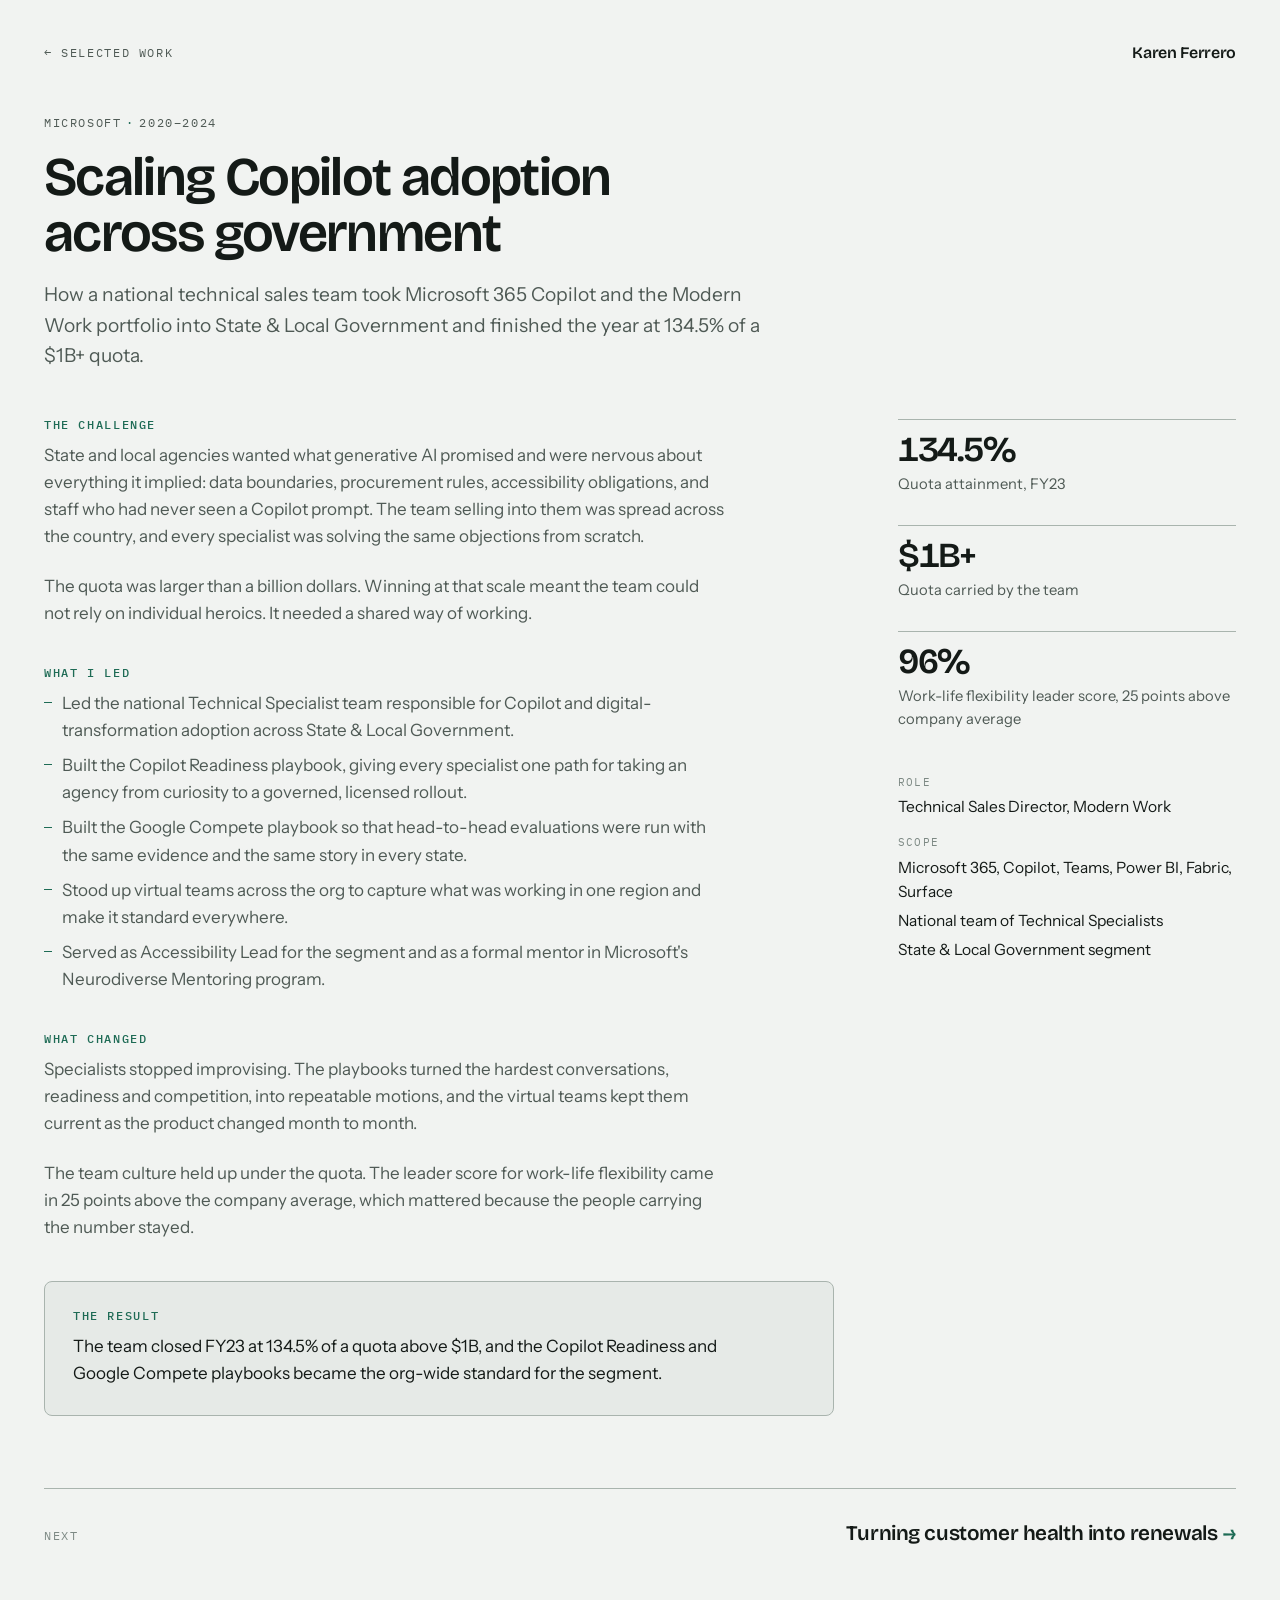
<file: work/microsoft-copilot.html>
<!doctype html>
<html lang="en">
<head>
  <meta charset="utf-8">
  <meta name="viewport" content="width=device-width, initial-scale=1, viewport-fit=cover">
  <title>Scaling Copilot adoption across government · Karen Ferrero</title>
  <meta name="description" content="How a national technical sales team took Microsoft 365 Copilot and the Modern Work portfolio into State &amp; Local Government and finished the year at 134.5% of a $1B+ quota.">
  <meta property="og:title" content="Scaling Copilot adoption across government · Karen Ferrero">
  <meta property="og:description" content="How a national technical sales team took Microsoft 365 Copilot and the Modern Work portfolio into State &amp; Local Government and finished the year at 134.5% of a $1B+ quota.">
  <meta property="og:type" content="article">
  <link rel="preconnect" href="https://fonts.googleapis.com">
  <link rel="preconnect" href="https://fonts.gstatic.com" crossorigin>
  <link rel="stylesheet" href="https://fonts.googleapis.com/css2?family=Bricolage+Grotesque:opsz,wght@12..96,500;12..96,600&family=IBM+Plex+Mono:wght@400;500&family=Instrument+Sans:ital,wght@0,400;0,500;0,600;1,400&display=swap">
  <link rel="stylesheet" href="../css/site.css">
</head>
<body>
<div class="case">
  <nav class="case-top" aria-label="Site">
    <a class="home" href="../index.html#work">← Selected work</a>
    <a class="wordmark" href="../index.html">Karen Ferrero</a>
  </nav>

  <header class="case-head">
    <p class="eyebrow">Microsoft<span class="dot">·</span>2020–2024</p>
    <h1>Scaling Copilot adoption across government</h1>
    <p class="lede">How a national technical sales team took Microsoft 365 Copilot and the Modern Work portfolio into State &amp; Local Government and finished the year at 134.5% of a $1B+ quota.</p>
  </header>

  <div class="case-grid">
    <div class="case-body">
      <section>
        <h2>The challenge</h2>
        <p>State and local agencies wanted what generative AI promised and were nervous about everything it implied: data boundaries, procurement rules, accessibility obligations, and staff who had never seen a Copilot prompt. The team selling into them was spread across the country, and every specialist was solving the same objections from scratch.</p>
        <p>The quota was larger than a billion dollars. Winning at that scale meant the team could not rely on individual heroics. It needed a shared way of working.</p>
      </section>
      <section>
        <h2>What I led</h2>
        <ul>
          <li>Led the national Technical Specialist team responsible for Copilot and digital-transformation adoption across State &amp; Local Government.</li>
          <li>Built the Copilot Readiness playbook, giving every specialist one path for taking an agency from curiosity to a governed, licensed rollout.</li>
          <li>Built the Google Compete playbook so that head-to-head evaluations were run with the same evidence and the same story in every state.</li>
          <li>Stood up virtual teams across the org to capture what was working in one region and make it standard everywhere.</li>
          <li>Served as Accessibility Lead for the segment and as a formal mentor in Microsoft&#x27;s Neurodiverse Mentoring program.</li>
        </ul>
      </section>
      <section>
        <h2>What changed</h2>
        <p>Specialists stopped improvising. The playbooks turned the hardest conversations, readiness and competition, into repeatable motions, and the virtual teams kept them current as the product changed month to month.</p>
        <p>The team culture held up under the quota. The leader score for work-life flexibility came in 25 points above the company average, which mattered because the people carrying the number stayed.</p>
      </section>
      <section class="result">
        <h2>The result</h2>
        <p>The team closed FY23 at 134.5% of a quota above $1B, and the Copilot Readiness and Google Compete playbooks became the org-wide standard for the segment.</p>
      </section>
    </div>

    <aside class="case-aside" aria-label="At a glance">
      <div class="metric"><div class="figure num">134.5%</div><div class="what">Quota attainment, FY23</div></div>
      <div class="metric"><div class="figure num">$1B+</div><div class="what">Quota carried by the team</div></div>
      <div class="metric"><div class="figure num">96%</div><div class="what">Work-life flexibility leader score, 25 points above company average</div></div>
      <dl class="meta">
        <dt>Role</dt><dd>Technical Sales Director, Modern Work</dd>
        <dt>Scope</dt><dd>Microsoft 365, Copilot, Teams, Power BI, Fabric, Surface</dd><dd>National team of Technical Specialists</dd><dd>State &amp; Local Government segment</dd>
      </dl>
    </aside>
  </div>

  <nav class="case-next" aria-label="Next case study">
    <span class="eyebrow">Next</span>
    <a class="next" href="trellix-health-watch.html">Turning customer health into renewals<span class="arrow">→</span></a>
  </nav>
</div>
</body>
</html>
</file>
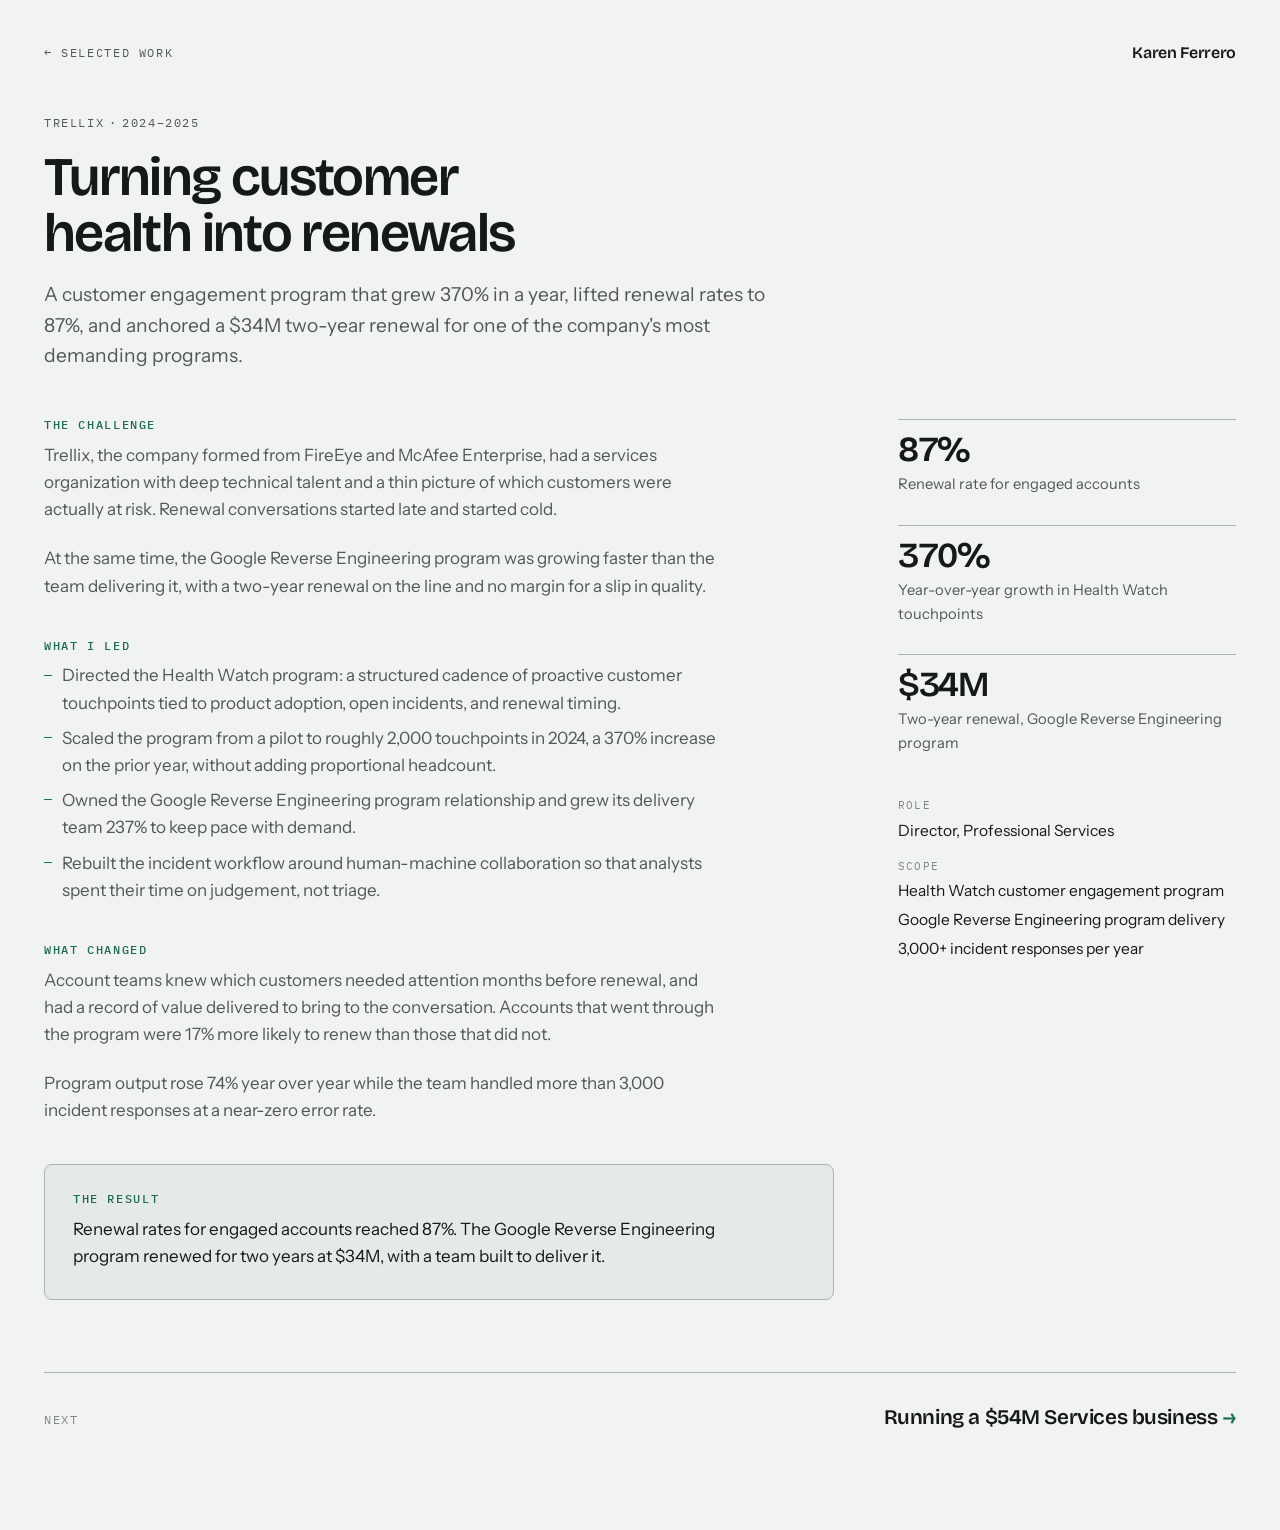
<file: work/trellix-health-watch.html>
<!doctype html>
<html lang="en">
<head>
  <meta charset="utf-8">
  <meta name="viewport" content="width=device-width, initial-scale=1, viewport-fit=cover">
  <title>Turning customer health into renewals · Karen Ferrero</title>
  <meta name="description" content="A customer engagement program that grew 370% in a year, lifted renewal rates to 87%, and anchored a $34M two-year renewal for one of the company&#x27;s most demanding programs.">
  <meta property="og:title" content="Turning customer health into renewals · Karen Ferrero">
  <meta property="og:description" content="A customer engagement program that grew 370% in a year, lifted renewal rates to 87%, and anchored a $34M two-year renewal for one of the company&#x27;s most demanding programs.">
  <meta property="og:type" content="article">
  <link rel="preconnect" href="https://fonts.googleapis.com">
  <link rel="preconnect" href="https://fonts.gstatic.com" crossorigin>
  <link rel="stylesheet" href="https://fonts.googleapis.com/css2?family=Bricolage+Grotesque:opsz,wght@12..96,500;12..96,600&family=IBM+Plex+Mono:wght@400;500&family=Instrument+Sans:ital,wght@0,400;0,500;0,600;1,400&display=swap">
  <link rel="stylesheet" href="../css/site.css">
</head>
<body>
<div class="case">
  <nav class="case-top" aria-label="Site">
    <a class="home" href="../index.html#work">← Selected work</a>
    <a class="wordmark" href="../index.html">Karen Ferrero</a>
  </nav>

  <header class="case-head">
    <p class="eyebrow">Trellix<span class="dot">·</span>2024–2025</p>
    <h1>Turning customer health into renewals</h1>
    <p class="lede">A customer engagement program that grew 370% in a year, lifted renewal rates to 87%, and anchored a $34M two-year renewal for one of the company&#x27;s most demanding programs.</p>
  </header>

  <div class="case-grid">
    <div class="case-body">
      <section>
        <h2>The challenge</h2>
        <p>Trellix, the company formed from FireEye and McAfee Enterprise, had a services organization with deep technical talent and a thin picture of which customers were actually at risk. Renewal conversations started late and started cold.</p>
        <p>At the same time, the Google Reverse Engineering program was growing faster than the team delivering it, with a two-year renewal on the line and no margin for a slip in quality.</p>
      </section>
      <section>
        <h2>What I led</h2>
        <ul>
          <li>Directed the Health Watch program: a structured cadence of proactive customer touchpoints tied to product adoption, open incidents, and renewal timing.</li>
          <li>Scaled the program from a pilot to roughly 2,000 touchpoints in 2024, a 370% increase on the prior year, without adding proportional headcount.</li>
          <li>Owned the Google Reverse Engineering program relationship and grew its delivery team 237% to keep pace with demand.</li>
          <li>Rebuilt the incident workflow around human-machine collaboration so that analysts spent their time on judgement, not triage.</li>
        </ul>
      </section>
      <section>
        <h2>What changed</h2>
        <p>Account teams knew which customers needed attention months before renewal, and had a record of value delivered to bring to the conversation. Accounts that went through the program were 17% more likely to renew than those that did not.</p>
        <p>Program output rose 74% year over year while the team handled more than 3,000 incident responses at a near-zero error rate.</p>
      </section>
      <section class="result">
        <h2>The result</h2>
        <p>Renewal rates for engaged accounts reached 87%. The Google Reverse Engineering program renewed for two years at $34M, with a team built to deliver it.</p>
      </section>
    </div>

    <aside class="case-aside" aria-label="At a glance">
      <div class="metric"><div class="figure num">87%</div><div class="what">Renewal rate for engaged accounts</div></div>
      <div class="metric"><div class="figure num">370%</div><div class="what">Year-over-year growth in Health Watch touchpoints</div></div>
      <div class="metric"><div class="figure num">$34M</div><div class="what">Two-year renewal, Google Reverse Engineering program</div></div>
      <dl class="meta">
        <dt>Role</dt><dd>Director, Professional Services</dd>
        <dt>Scope</dt><dd>Health Watch customer engagement program</dd><dd>Google Reverse Engineering program delivery</dd><dd>3,000+ incident responses per year</dd>
      </dl>
    </aside>
  </div>

  <nav class="case-next" aria-label="Next case study">
    <span class="eyebrow">Next</span>
    <a class="next" href="cisco-services.html">Running a $54M Services business<span class="arrow">→</span></a>
  </nav>
</div>
</body>
</html>
</file>
<file: css/site.css>
/* karenferrero.com
   Layout: sticky left rail (name, thesis, nav) + scrolling right column on desktop;
   stacks to a single column under 1024px. Content reads like a ledger: hairline rows,
   tabular figures, fiscal-period labels. One accent, used sparingly. */

:root {
  --bg: #f1f3f1;
  --bg-2: #e6eae7;
  --bg-3: #dde3df;
  --fg: #141a17;
  --fg-2: #4f5a55;
  --fg-3: #7d8984;
  --line: #cfd6d1;
  --line-strong: #a9b4ae;
  --accent: #1e6b55;
  --accent-ink: #0f4a3a;
  --accent-soft: rgba(30, 107, 85, 0.1);

  --font-display: "Bricolage Grotesque", "Helvetica Neue", Arial, sans-serif;
  --font-body: "Instrument Sans", "Helvetica Neue", Arial, sans-serif;
  --font-mono: "IBM Plex Mono", ui-monospace, SFMono-Regular, Menlo, monospace;

  --gutter-l: max(24px, env(safe-area-inset-left, 0px));
  --gutter-r: max(24px, env(safe-area-inset-right, 0px));
  --measure: 62ch;
  color-scheme: light;
}

@media (prefers-color-scheme: dark) {
  :root:not([data-theme="light"]) {
    --bg: #0e1211;
    --bg-2: #151b19;
    --bg-3: #1d2522;
    --fg: #e6e9e6;
    --fg-2: #a3ada8;
    --fg-3: #6f7a75;
    --line: #253029;
    --line-strong: #3a4740;
    --accent: #63c9a4;
    --accent-ink: #8fe0c3;
    --accent-soft: rgba(99, 201, 164, 0.12);
    color-scheme: dark;
  }
}
:root[data-theme="dark"] {
  --bg: #0e1211;
  --bg-2: #151b19;
  --bg-3: #1d2522;
  --fg: #e6e9e6;
  --fg-2: #a3ada8;
  --fg-3: #6f7a75;
  --line: #253029;
  --line-strong: #3a4740;
  --accent: #63c9a4;
  --accent-ink: #8fe0c3;
  --accent-soft: rgba(99, 201, 164, 0.12);
  color-scheme: dark;
}

/* ---------- base ---------- */
*, *::before, *::after { box-sizing: border-box; }
html { scroll-behavior: smooth; -webkit-text-size-adjust: 100%; }
@media (prefers-reduced-motion: reduce) {
  html { scroll-behavior: auto; }
  *, *::before, *::after { transition: none !important; animation: none !important; }
}
body {
  margin: 0;
  background: var(--bg);
  color: var(--fg);
  font-family: var(--font-body);
  font-size: 1.0625rem;
  line-height: 1.6;
  font-feature-settings: "ss01", "cv11";
}
img { max-width: 100%; height: auto; display: block; }
a { color: inherit; text-decoration: none; }
a:focus-visible, button:focus-visible { outline: 2px solid var(--accent); outline-offset: 3px; border-radius: 2px; }
p { margin: 0; max-width: var(--measure); }
h1, h2, h3, h4 { margin: 0; font-family: var(--font-display); font-weight: 600; line-height: 1.1; letter-spacing: -0.015em; text-wrap: balance; }
ul { margin: 0; padding: 0; list-style: none; }
strong { font-weight: 600; }
.sr-only { position: absolute; width: 1px; height: 1px; overflow: hidden; clip: rect(0 0 0 0); white-space: nowrap; }

.eyebrow {
  font-family: var(--font-mono);
  font-size: 0.72rem;
  letter-spacing: 0.14em;
  text-transform: uppercase;
  color: var(--fg-2);
}
.eyebrow .dot { color: var(--accent); margin: 0 0.4em; }
.num { font-variant-numeric: tabular-nums; }
.link {
  color: var(--accent);
  border-bottom: 1px solid transparent;
  transition: border-color 0.15s ease;
}
.link:hover { border-bottom-color: currentColor; }
.link .arrow { display: inline-block; transition: transform 0.2s ease; }
.link:hover .arrow { transform: translate(2px, -2px); }

/* ---------- shell ---------- */
.shell {
  max-width: 1240px;
  margin: 0 auto;
  padding-left: var(--gutter-l);
  padding-right: var(--gutter-r);
  padding-block: 0;
}
@media (min-width: 1024px) {
  .shell { display: grid; grid-template-columns: minmax(300px, 5fr) minmax(0, 7fr); column-gap: clamp(48px, 6vw, 96px); }
}

/* ---------- rail ---------- */
.rail { padding-block: clamp(40px, 8vh, 96px) 32px; }
@media (min-width: 1024px) {
  .rail {
    position: sticky; top: 0; align-self: start;
    height: 100vh; min-height: 640px;
    display: flex; flex-direction: column; justify-content: space-between;
    padding-block: clamp(56px, 10vh, 112px);
  }
}
.rail h1 {
  font-size: clamp(2.1rem, 3.4vw, 2.9rem);
  letter-spacing: -0.03em;
  line-height: 1;
  margin-top: 20px;
}
.rail .role {
  margin-top: 14px;
  font-size: 1.125rem;
  font-weight: 500;
  color: var(--fg);
}
.rail .thesis {
  margin-top: 18px;
  color: var(--fg-2);
  max-width: 34ch;
}
.rail-nav { margin-top: 48px; display: none; }
@media (min-width: 1024px) { .rail-nav { display: block; } }
.rail-nav a {
  display: flex; align-items: center; gap: 16px;
  padding: 8px 0;
  font-family: var(--font-mono);
  font-size: 0.72rem; letter-spacing: 0.14em; text-transform: uppercase;
  color: var(--fg-3);
  transition: color 0.15s ease;
}
.rail-nav a::before {
  content: ""; width: 28px; height: 1px; background: var(--line-strong);
  transition: width 0.2s ease, background-color 0.2s ease;
}
.rail-nav a:hover, .rail-nav a.active { color: var(--fg); }
.rail-nav a:hover::before, .rail-nav a.active::before { width: 56px; background: var(--fg); }

.rail-foot { margin-top: 40px; display: flex; flex-wrap: wrap; gap: 8px 22px; align-items: center; }
.rail-foot a {
  font-family: var(--font-mono); font-size: 0.78rem; color: var(--fg-2);
  display: inline-flex; align-items: center; gap: 8px;
  transition: color 0.15s ease;
}
.rail-foot a:hover { color: var(--fg); }
.rail-foot svg { width: 16px; height: 16px; }

/* mobile top nav */
.mobile-nav { display: flex; flex-wrap: wrap; gap: 6px 18px; margin-top: 28px; }
.mobile-nav a { font-family: var(--font-mono); font-size: 0.72rem; letter-spacing: 0.14em; text-transform: uppercase; color: var(--fg-2); padding: 4px 0; border-bottom: 1px solid var(--line); }
@media (min-width: 1024px) { .mobile-nav { display: none; } }

/* ---------- main ---------- */
.main { padding-block: 24px clamp(64px, 10vh, 120px); min-width: 0; }
@media (min-width: 1024px) { .main { padding-block: clamp(56px, 10vh, 112px) 120px; } }
.section { padding-block: 56px; border-top: 1px solid var(--line); scroll-margin-top: 24px; }
.section:first-child { border-top: 0; padding-top: 0; }
@media (min-width: 1024px) { .section { padding-block: 72px; } }
.section-head { display: flex; align-items: baseline; justify-content: space-between; gap: 16px; margin-bottom: 32px; }
.section-head h2 { font-size: 1.05rem; font-weight: 600; letter-spacing: 0; font-family: var(--font-body); }
.section-head .eyebrow { color: var(--fg-3); }
.lede { font-size: 1.15rem; color: var(--fg-2); }
.lede strong { color: var(--fg); font-weight: 500; }

/* now block */
.now { display: grid; gap: 20px; }
.now p { color: var(--fg-2); }
.now p strong { color: var(--fg); font-weight: 500; }

/* ---------- impact ledger ---------- */
.ledger { border-top: 1px solid var(--line-strong); }
.ledger-row {
  display: grid;
  grid-template-columns: minmax(0, 1fr);
  gap: 6px 24px;
  padding: 20px 0;
  border-bottom: 1px solid var(--line);
}
@media (min-width: 640px) {
  .ledger-row { grid-template-columns: 9.5rem minmax(0, 1fr) auto; align-items: baseline; }
}
.ledger-row .figure {
  font-family: var(--font-display);
  font-weight: 600;
  font-size: clamp(1.9rem, 3vw, 2.4rem);
  letter-spacing: -0.03em;
  line-height: 1;
  font-variant-numeric: tabular-nums;
  color: var(--fg);
}
.ledger-row .figure sup { font-size: 0.55em; font-weight: 500; vertical-align: top; margin-left: 2px; color: var(--accent); }
.ledger-row .what { color: var(--fg); }
.ledger-row .what span { display: block; color: var(--fg-2); font-size: 0.95rem; margin-top: 2px; }
.ledger-row .period {
  font-family: var(--font-mono); font-size: 0.72rem; letter-spacing: 0.08em;
  color: var(--fg-3); text-transform: uppercase; white-space: nowrap;
}
.ledger-note { margin-top: 14px; font-size: 0.85rem; color: var(--fg-3); }

/* ---------- selected work ---------- */
.work-list { display: grid; gap: 4px; }
.work-item {
  display: grid;
  grid-template-columns: minmax(0, 1fr);
  gap: 8px 28px;
  padding: 22px 16px;
  margin: 0 -16px;
  border-radius: 6px;
  transition: background-color 0.2s ease;
  position: relative;
}
@media (min-width: 640px) { .work-item { grid-template-columns: 7.5rem minmax(0, 1fr); } }
.work-item:hover { background: var(--bg-2); }
.work-item .period { font-family: var(--font-mono); font-size: 0.72rem; letter-spacing: 0.08em; text-transform: uppercase; color: var(--fg-3); padding-top: 6px; }
.work-item h3 { font-size: 1.2rem; font-weight: 600; letter-spacing: -0.01em; }
.work-item h3 a::after { content: ""; position: absolute; inset: 0; border-radius: 6px; }
.work-item h3 .arrow { display: inline-block; margin-left: 6px; color: var(--accent); transition: transform 0.2s ease; font-weight: 500; }
.work-item:hover h3 .arrow { transform: translate(3px, -3px); }
.work-item .org { color: var(--fg-2); font-size: 0.95rem; margin-top: 2px; }
.work-item p { color: var(--fg-2); margin-top: 10px; }
.work-item .tags { display: flex; flex-wrap: wrap; gap: 8px; margin-top: 14px; }
.tag {
  font-family: var(--font-mono); font-size: 0.7rem; letter-spacing: 0.06em;
  color: var(--accent-ink); background: var(--accent-soft);
  padding: 4px 10px; border-radius: 999px;
}
.tag.neutral { color: var(--fg-2); background: var(--bg-3); }

/* ---------- lab ---------- */
.lab-grid { display: grid; gap: 28px; }
@media (min-width: 720px) { .lab-grid { grid-template-columns: 1fr 1fr; } }
.lab-item { display: grid; gap: 14px; min-width: 0; }
.lab-item.featured { grid-column: 1 / -1; }
@media (min-width: 720px) { .lab-item.featured { grid-template-columns: minmax(0, 1.2fr) minmax(0, 1fr); align-items: center; gap: 32px; } }
.screen {
  aspect-ratio: 16 / 10;
  max-width: 100%;
  background: var(--bg-2);
  border: 1px solid var(--line);
  border-radius: 10px;
  overflow: hidden;
  position: relative;
  display: grid;
  grid-template-rows: 28px 1fr;
}
.screen .bar { display: flex; align-items: center; gap: 6px; padding: 0 12px; border-bottom: 1px solid var(--line); background: var(--bg-3); }
.screen .bar i { width: 8px; height: 8px; border-radius: 50%; background: var(--line-strong); display: block; }
.screen .bar span { margin-left: 8px; font-family: var(--font-mono); font-size: 0.6rem; color: var(--fg-3); letter-spacing: 0.04em; }
.screen .ui { padding: 14px; display: grid; gap: 8px; align-content: start; font-family: var(--font-mono); font-size: 0.62rem; color: var(--fg-2); }
.screen .ui .row { display: grid; grid-template-columns: minmax(0, 1fr) auto; gap: 8px; padding: 7px 10px; background: var(--bg); border: 1px solid var(--line); border-radius: 5px; align-items: center; min-width: 0; }
.screen .ui .row b { font-weight: 500; color: var(--fg); white-space: nowrap; overflow: hidden; text-overflow: ellipsis; }
.screen .ui .row em { font-style: normal; color: var(--accent); white-space: nowrap; }
.screen .ui .meter { height: 4px; background: var(--bg-3); border-radius: 2px; overflow: hidden; }
.screen .ui .meter i { display: block; height: 100%; background: var(--accent); }
.screen .ui .head { display: flex; justify-content: space-between; color: var(--fg-3); letter-spacing: 0.08em; text-transform: uppercase; font-size: 0.56rem; margin-bottom: 2px; }
.lab-item h3 { font-size: 1.25rem; letter-spacing: -0.01em; }
.lab-item .status { display: inline-flex; align-items: center; gap: 6px; font-family: var(--font-mono); font-size: 0.68rem; letter-spacing: 0.08em; text-transform: uppercase; color: var(--fg-2); }
.lab-item .status::before { content: ""; width: 7px; height: 7px; border-radius: 50%; background: var(--accent); }
.lab-item .status.proto::before { background: var(--fg-3); }
.lab-item p { color: var(--fg-2); }
.lab-item .meta { display: grid; gap: 4px; font-size: 0.92rem; color: var(--fg-2); }
.lab-item .meta b { font-weight: 500; color: var(--fg); }
.lab-item .links { display: flex; gap: 20px; flex-wrap: wrap; }
.lab-item .links a { font-size: 0.95rem; }

/* ---------- about ---------- */
.about { display: grid; gap: 28px; }
.about p { color: var(--fg-2); }
.about p strong { color: var(--fg); font-weight: 500; }
.timeline { border-top: 1px solid var(--line-strong); margin-top: 8px; }
.timeline li { display: grid; grid-template-columns: 7.5rem minmax(0, 1fr); gap: 4px 28px; padding: 14px 0; border-bottom: 1px solid var(--line); }
@media (max-width: 480px) { .timeline li { grid-template-columns: 1fr; } }
.timeline .period { font-family: var(--font-mono); font-size: 0.72rem; letter-spacing: 0.08em; text-transform: uppercase; color: var(--fg-3); padding-top: 4px; }
.timeline .role { color: var(--fg); font-weight: 500; }
.timeline .role span { display: block; font-weight: 400; color: var(--fg-2); font-size: 0.95rem; }
.facts { display: grid; gap: 24px; }
@media (min-width: 640px) { .facts { grid-template-columns: 1fr 1fr; } }
.facts h3 { font-family: var(--font-mono); font-size: 0.72rem; letter-spacing: 0.14em; text-transform: uppercase; color: var(--fg-3); font-weight: 500; margin-bottom: 10px; }
.facts li { padding: 6px 0; border-bottom: 1px solid var(--line); color: var(--fg-2); font-size: 0.97rem; }
.facts li b { color: var(--fg); font-weight: 500; }
.cta-row { display: flex; flex-wrap: wrap; gap: 12px 28px; align-items: center; }
.btn {
  display: inline-flex; align-items: center; gap: 10px;
  padding: 11px 18px; border: 1px solid var(--fg); border-radius: 6px;
  font-weight: 500; font-size: 0.95rem; color: var(--fg);
  transition: background-color 0.15s ease, color 0.15s ease;
}
.btn:hover { background: var(--fg); color: var(--bg); }
.btn svg { width: 15px; height: 15px; }

/* ---------- footer ---------- */
.colophon { margin-top: 48px; padding-top: 24px; border-top: 1px solid var(--line); font-size: 0.85rem; color: var(--fg-3); }
.colophon a { color: var(--fg-2); border-bottom: 1px solid var(--line); }
.colophon a:hover { color: var(--fg); border-bottom-color: var(--fg); }

/* ---------- case study pages ---------- */
.case { max-width: 1240px; margin: 0 auto; padding-left: var(--gutter-l); padding-right: var(--gutter-r); padding-block: 32px 96px; }
.case-top { display: flex; justify-content: space-between; align-items: center; gap: 16px; padding-block: 8px 48px; }
.case-top .home { font-family: var(--font-mono); font-size: 0.72rem; letter-spacing: 0.14em; text-transform: uppercase; color: var(--fg-2); display: inline-flex; gap: 10px; align-items: center; }
.case-top .home:hover { color: var(--fg); }
.case-top .wordmark { font-family: var(--font-display); font-weight: 600; letter-spacing: -0.02em; font-size: 1rem; }
.case-head { display: grid; gap: 18px; max-width: 46rem; }
.case-head h1 { font-size: clamp(2rem, 4.6vw, 3.4rem); letter-spacing: -0.03em; line-height: 1.02; }
.case-head .lede { font-size: 1.2rem; }
.case-grid { display: grid; gap: 48px; margin-top: 48px; }
@media (min-width: 900px) { .case-grid { grid-template-columns: minmax(0, 7fr) minmax(240px, 3fr); gap: 64px; align-items: start; } }
.case-body { display: grid; gap: 40px; min-width: 0; }
.case-body section { display: grid; grid-template-columns: minmax(0, 1fr); gap: 10px; }
.case-body section h2 { font-family: var(--font-mono); font-size: 0.72rem; letter-spacing: 0.14em; text-transform: uppercase; color: var(--accent); font-weight: 500; }
.case-body section p + p { margin-top: 12px; }
.case-body section p { color: var(--fg-2); }
.case-body section ul { display: grid; gap: 8px; max-width: var(--measure); }
.case-body section li { color: var(--fg-2); padding-left: 18px; position: relative; }
.case-body section li::before { content: ""; position: absolute; left: 0; top: 0.72em; width: 8px; height: 1px; background: var(--accent); }
.case-body .result { padding: 28px; border: 1px solid var(--line-strong); border-radius: 8px; background: var(--bg-2); }
.case-body .result p { color: var(--fg); }
.case-aside { display: grid; gap: 28px; position: sticky; top: 32px; }
.case-aside .metric { border-top: 1px solid var(--line-strong); padding-top: 12px; }
.case-aside .metric .figure { font-family: var(--font-display); font-weight: 600; font-size: 2.2rem; letter-spacing: -0.03em; line-height: 1; font-variant-numeric: tabular-nums; }
.case-aside .metric .what { color: var(--fg-2); font-size: 0.92rem; margin-top: 6px; }
.case-aside .meta dt { font-family: var(--font-mono); font-size: 0.68rem; letter-spacing: 0.12em; text-transform: uppercase; color: var(--fg-3); margin-top: 14px; }
.case-aside .meta dd { margin: 4px 0 0; color: var(--fg); font-size: 0.97rem; }
.case-aside .meta { margin: 0; }
.case-next { margin-top: 72px; padding-top: 28px; border-top: 1px solid var(--line-strong); display: flex; justify-content: space-between; flex-wrap: wrap; gap: 12px; align-items: baseline; }
.case-next .eyebrow { color: var(--fg-3); }
.case-next a.next { font-family: var(--font-display); font-weight: 600; font-size: 1.3rem; letter-spacing: -0.02em; }
.case-next a.next .arrow { color: var(--accent); margin-left: 6px; display: inline-block; transition: transform 0.2s ease; }
.case-next a.next:hover .arrow { transform: translateX(4px); }
</file>
